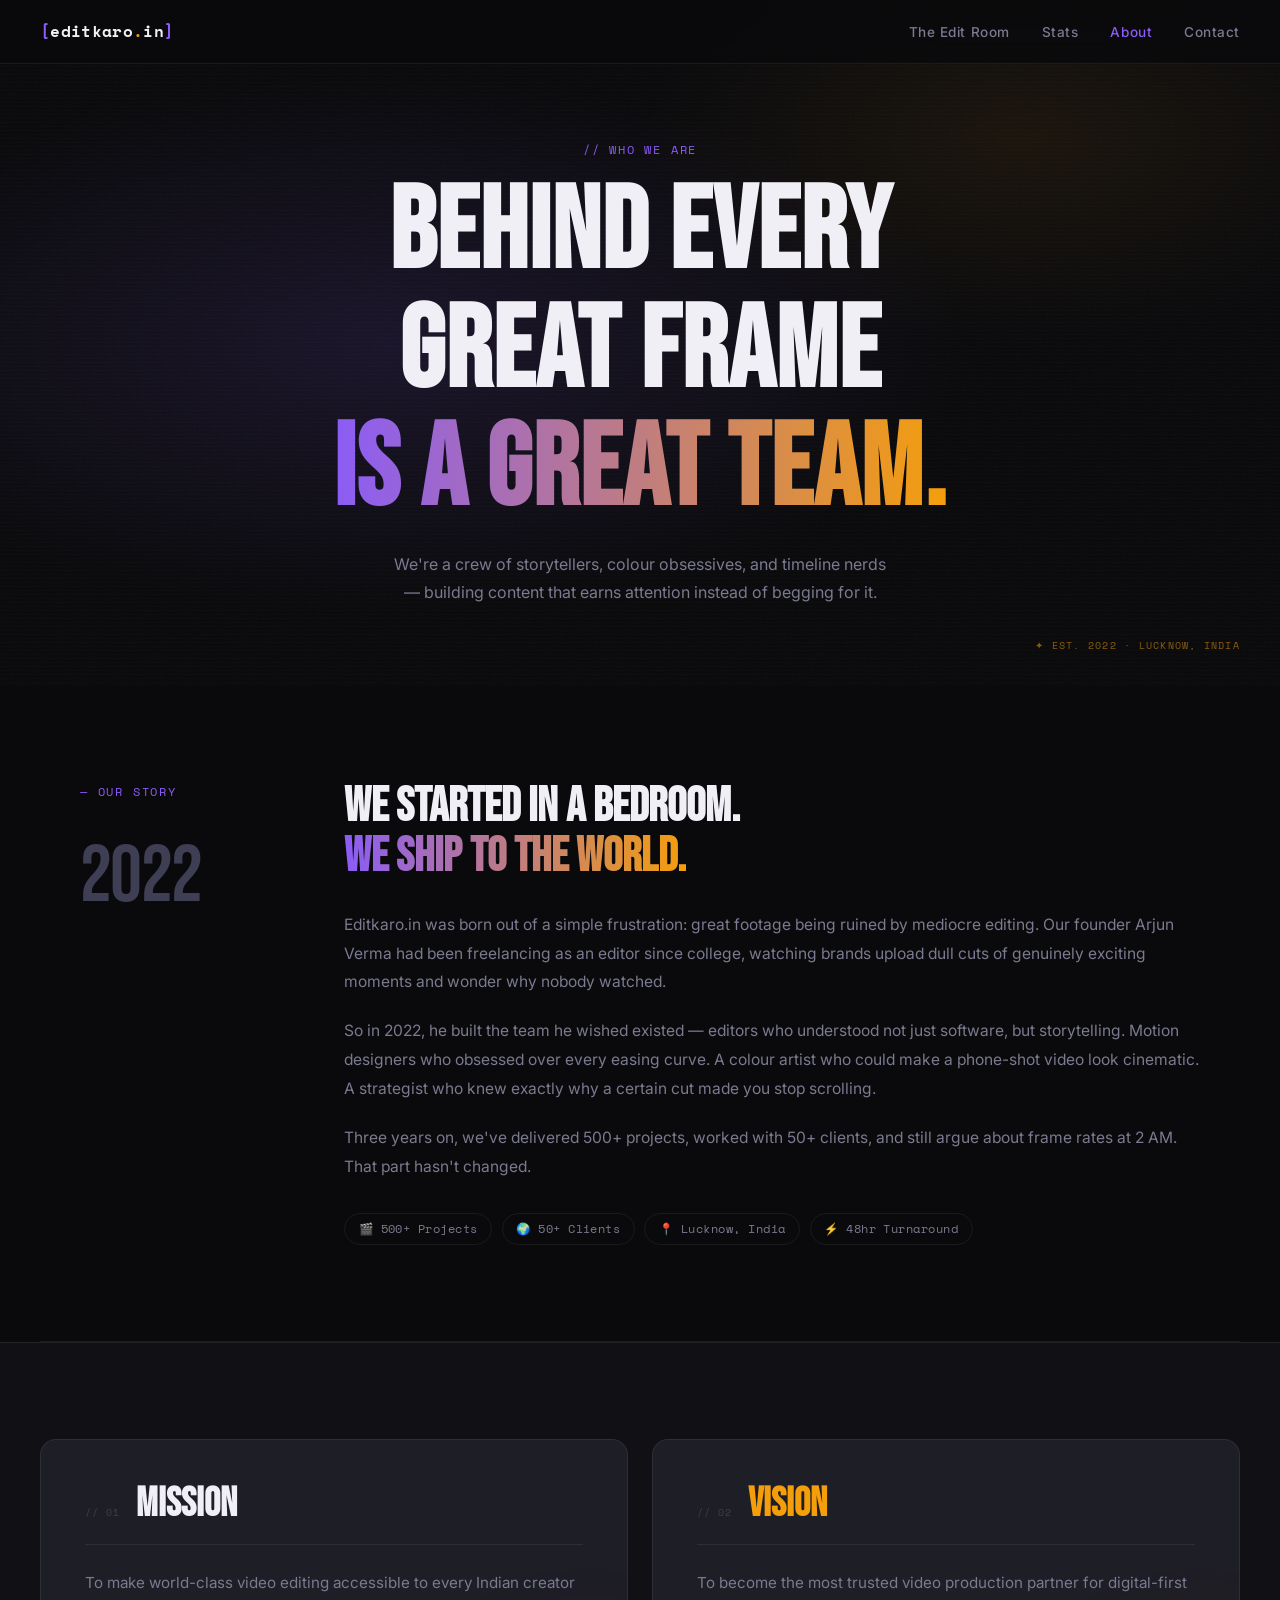
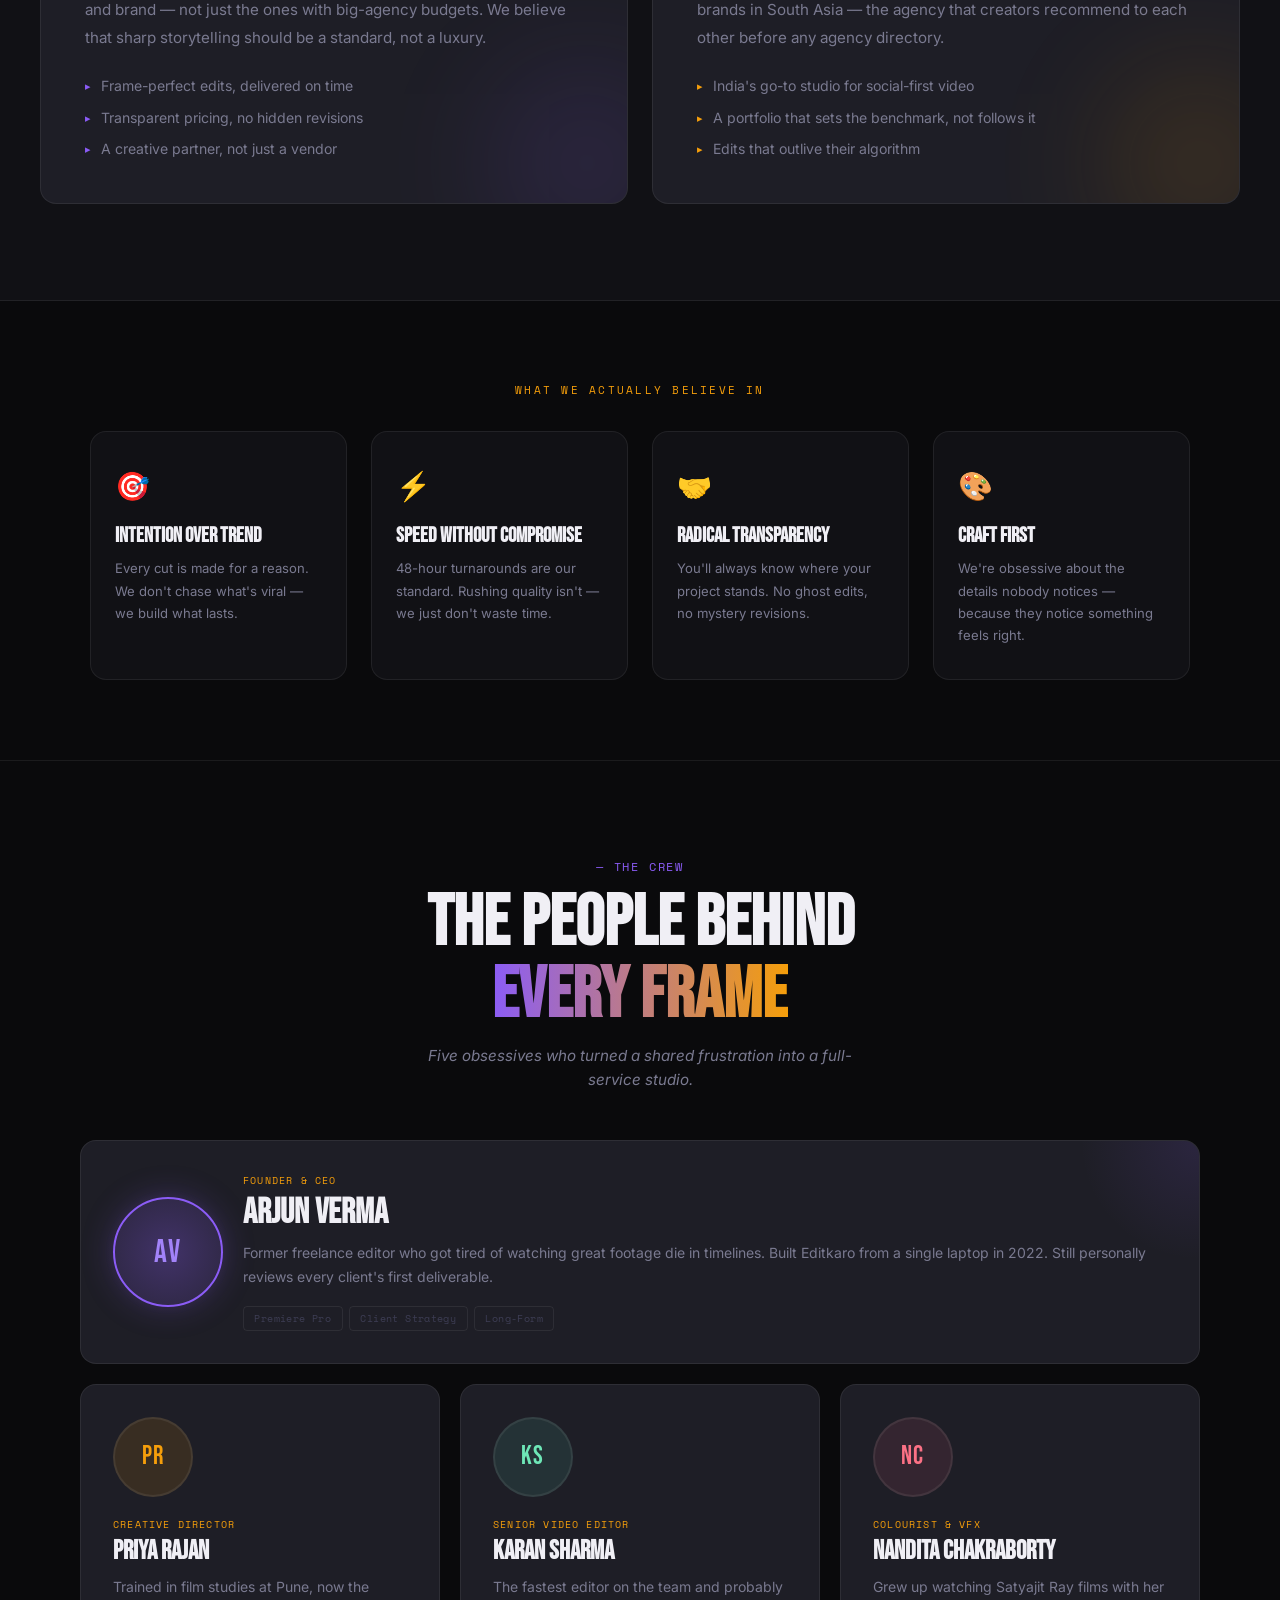
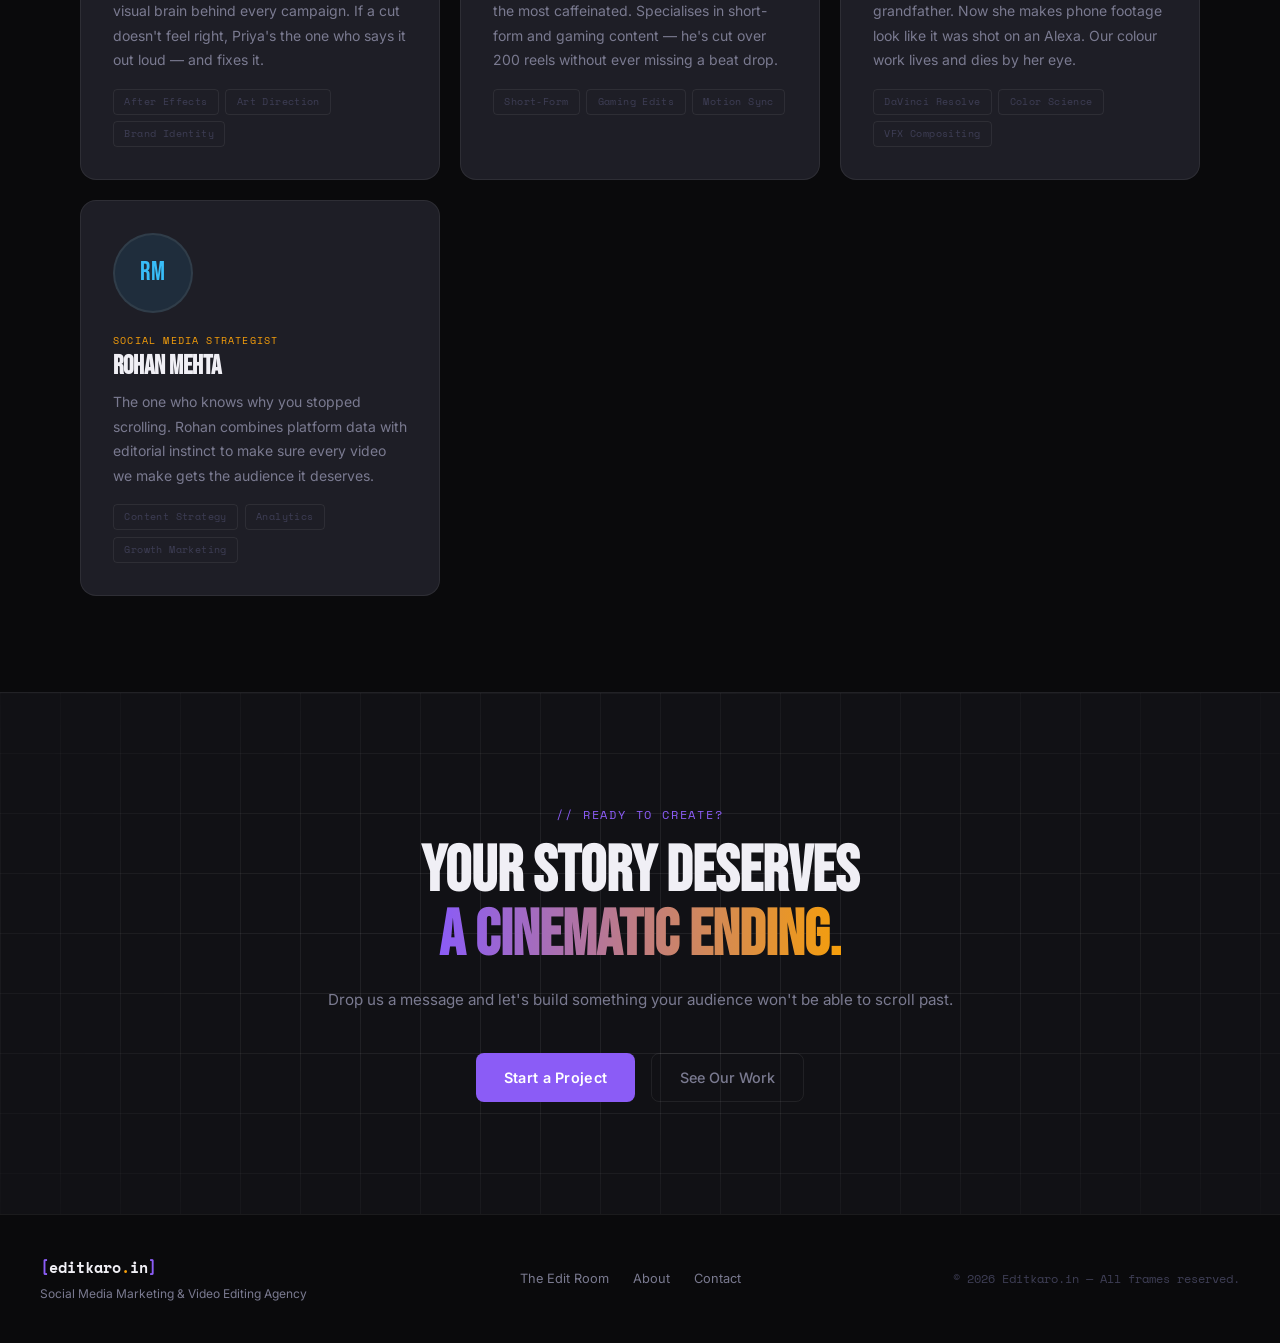
<file: about.html>
<!DOCTYPE html>
<html lang="en">
<head>
  <meta charset="UTF-8" />
  <meta name="viewport" content="width=device-width, initial-scale=1.0"/>

  <!-- SEO META TAGS -->
  <title>About Us — Editkaro.in | Video Editing & Social Media Agency</title>
  <meta name="description" content="Meet the team behind Editkaro.in — a cinematic video editing and social media marketing agency crafting frame-perfect content for brands and creators across India."/>
  <meta name="keywords" content="video editing agency India, social media marketing, Editkaro, about us, video editors India"/>
  <meta name="author" content="Editkaro.in"/>
  <meta name="robots" content="index, follow"/>
  <link rel="canonical" href="https://editkaro.in/about.html"/>

  <!-- Open Graph -->
  <meta property="og:type"        content="website"/>
  <meta property="og:url"         content="https://editkaro.in/about.html"/>
  <meta property="og:title"       content="About Us — Editkaro.in"/>
  <meta property="og:description" content="We don't just edit videos — we engineer emotions, frame by frame. Meet the crew."/>
  <meta property="og:image"       content="https://editkaro.in/assets/og-cover.jpg"/>

  <!-- Twitter Card -->
  <meta name="twitter:card"        content="summary_large_image"/>
  <meta name="twitter:title"       content="About Us — Editkaro.in"/>
  <meta name="twitter:description" content="We don't just edit videos — we engineer emotions, frame by frame."/>

  <link rel="stylesheet" href="style.css"/>
  <link rel="stylesheet" href="about.css"/>
  <link href="https://fonts.googleapis.com/css2?family=Bebas+Neue&family=Inter:wght@300;400;500;600&family=Space+Mono:wght@400;700&display=swap" rel="stylesheet"/>
</head>
<body>

  <!-- NAV -->
  <nav class="navbar">
    <a href="index.html" class="nav-logo">
      <span class="logo-bracket">[</span>editkaro<span class="logo-dot">.</span>in<span class="logo-bracket">]</span>
    </a>
    <ul class="nav-links">
      <li><a href="index.html#work">The Edit Room</a></li>
      <li><a href="index.html#stats">Stats</a></li>
      <li><a href="about.html" class="nav-active">About</a></li>
      <li><a href="contact.html">Contact</a></li>
    </ul>
    <button class="hamburger" id="hamburger" aria-label="Menu" aria-expanded="false">
      <span></span><span></span><span></span>
    </button>
  </nav>

  <!-- MOBILE MENU -->
  <div class="mobile-menu" id="mobileMenu">
    <ul>
      <li><a href="index.html#work"    onclick="closeMobileMenu()">The Edit Room</a></li>
      <li><a href="index.html#stats"   onclick="closeMobileMenu()">Stats</a></li>
      <li><a href="about.html"         onclick="closeMobileMenu()">About</a></li>
      <li><a href="contact.html"       onclick="closeMobileMenu()">Contact</a></li>
      <li><a href="index.html#contact" onclick="closeMobileMenu()">Work With Us</a></li>
    </ul>
  </div>

  <!-- PAGE HERO -->
  <section class="page-hero">
    <div class="page-hero-noise"></div>
    <div class="page-hero-lines"></div>
    <div class="page-hero-content">
      <p class="hero-eyebrow">// who we are</p>
      <h1 class="page-hero-headline">
        <span>Behind Every</span>
        <span>Great Frame</span>
        <span class="accent-text">Is a Great Team.</span>
      </h1>
      <p class="page-hero-sub">We're a crew of storytellers, colour obsessives, and timeline nerds — building content that earns attention instead of begging for it.</p>
    </div>
    <div class="page-hero-tape">✦ EST. 2022 · LUCKNOW, INDIA</div>
  </section>

  <!-- ORIGIN STORY -->
  <section class="origin-section">
    <div class="origin-inner">
      <div class="origin-label-col">
        <span class="section-eyebrow">— our story</span>
        <div class="origin-year-stamp">2022</div>
      </div>
      <div class="origin-text-col">
        <h2 class="origin-heading">We started in a bedroom.<br/><span class="accent-text">We ship to the world.</span></h2>
        <p>Editkaro.in was born out of a simple frustration: great footage being ruined by mediocre editing. Our founder Arjun Verma had been freelancing as an editor since college, watching brands upload dull cuts of genuinely exciting moments and wonder why nobody watched.</p>
        <p>So in 2022, he built the team he wished existed — editors who understood not just software, but storytelling. Motion designers who obsessed over every easing curve. A colour artist who could make a phone-shot video look cinematic. A strategist who knew exactly why a certain cut made you stop scrolling.</p>
        <p>Three years on, we've delivered 500+ projects, worked with 50+ clients, and still argue about frame rates at 2 AM. That part hasn't changed.</p>
        <div class="origin-badges">
          <span class="origin-badge">🎬 500+ Projects</span>
          <span class="origin-badge">🌍 50+ Clients</span>
          <span class="origin-badge">📍 Lucknow, India</span>
          <span class="origin-badge">⚡ 48hr Turnaround</span>
        </div>
      </div>
    </div>
  </section>

  <!-- MISSION & VISION -->
  <section class="mv-section">
    <div class="mv-inner">

      <div class="mv-card mv-card--mission">
        <div class="mv-card-header">
          <span class="mv-tag">// 01</span>
          <h2 class="mv-heading">Mission</h2>
        </div>
        <div class="mv-card-divider"></div>
        <p class="mv-body">To make world-class video editing accessible to every Indian creator and brand — not just the ones with big-agency budgets. We believe that sharp storytelling should be a standard, not a luxury.</p>
        <ul class="mv-list">
          <li><span class="mv-bullet">▸</span> Frame-perfect edits, delivered on time</li>
          <li><span class="mv-bullet">▸</span> Transparent pricing, no hidden revisions</li>
          <li><span class="mv-bullet">▸</span> A creative partner, not just a vendor</li>
        </ul>
        <div class="mv-glow mv-glow--purple"></div>
      </div>

      <div class="mv-card mv-card--vision">
        <div class="mv-card-header">
          <span class="mv-tag">// 02</span>
          <h2 class="mv-heading">Vision</h2>
        </div>
        <div class="mv-card-divider"></div>
        <p class="mv-body">To become the most trusted video production partner for digital-first brands in South Asia — the agency that creators recommend to each other before any agency directory.</p>
        <ul class="mv-list">
          <li><span class="mv-bullet">▸</span> India's go-to studio for social-first video</li>
          <li><span class="mv-bullet">▸</span> A portfolio that sets the benchmark, not follows it</li>
          <li><span class="mv-bullet">▸</span> Edits that outlive their algorithm</li>
        </ul>
        <div class="mv-glow mv-glow--amber"></div>
      </div>

    </div>
  </section>

  <!-- VALUES STRIP -->
  <section class="values-section">
    <p class="stats-label">What We Actually Believe In</p>
    <div class="values-grid">
      <div class="value-item">
        <span class="value-icon">🎯</span>
        <h3 class="value-title">Intention Over Trend</h3>
        <p class="value-desc">Every cut is made for a reason. We don't chase what's viral — we build what lasts.</p>
      </div>
      <div class="value-item">
        <span class="value-icon">⚡</span>
        <h3 class="value-title">Speed Without Compromise</h3>
        <p class="value-desc">48-hour turnarounds are our standard. Rushing quality isn't — we just don't waste time.</p>
      </div>
      <div class="value-item">
        <span class="value-icon">🤝</span>
        <h3 class="value-title">Radical Transparency</h3>
        <p class="value-desc">You'll always know where your project stands. No ghost edits, no mystery revisions.</p>
      </div>
      <div class="value-item">
        <span class="value-icon">🎨</span>
        <h3 class="value-title">Craft First</h3>
        <p class="value-desc">We're obsessive about the details nobody notices — because they notice something feels right.</p>
      </div>
    </div>
  </section>

  <!-- TEAM SECTION -->
  <section class="team-section" id="team">
    <div class="section-header">
      <p class="section-eyebrow">— the crew</p>
      <h2 class="section-title">The People Behind<br/><span class="accent-text">Every Frame</span></h2>
      <p class="section-sub">Five obsessives who turned a shared frustration into a full-service studio.</p>
    </div>

    <div class="team-grid">

      <!-- Member 1 -->
      <div class="team-card team-card--featured">
        <div class="team-avatar">
          <div class="avatar-placeholder avatar-1">
            <span class="avatar-initials">AV</span>
          </div>
          <div class="team-avatar-glow"></div>
        </div>
        <div class="team-info">
          <div class="team-role-tag">Founder & CEO</div>
          <h3 class="team-name">Arjun Verma</h3>
          <p class="team-bio">Former freelance editor who got tired of watching great footage die in timelines. Built Editkaro from a single laptop in 2022. Still personally reviews every client's first deliverable.</p>
          <div class="team-skills">
            <span>Premiere Pro</span>
            <span>Client Strategy</span>
            <span>Long-Form</span>
          </div>
        </div>
      </div>

      <!-- Member 2 -->
      <div class="team-card">
        <div class="team-avatar">
          <div class="avatar-placeholder avatar-2">
            <span class="avatar-initials">PR</span>
          </div>
        </div>
        <div class="team-info">
          <div class="team-role-tag">Creative Director</div>
          <h3 class="team-name">Priya Rajan</h3>
          <p class="team-bio">Trained in film studies at Pune, now the visual brain behind every campaign. If a cut doesn't feel right, Priya's the one who says it out loud — and fixes it.</p>
          <div class="team-skills">
            <span>After Effects</span>
            <span>Art Direction</span>
            <span>Brand Identity</span>
          </div>
        </div>
      </div>

      <!-- Member 3 -->
      <div class="team-card">
        <div class="team-avatar">
          <div class="avatar-placeholder avatar-3">
            <span class="avatar-initials">KS</span>
          </div>
        </div>
        <div class="team-info">
          <div class="team-role-tag">Senior Video Editor</div>
          <h3 class="team-name">Karan Sharma</h3>
          <p class="team-bio">The fastest editor on the team and probably the most caffeinated. Specialises in short-form and gaming content — he's cut over 200 reels without ever missing a beat drop.</p>
          <div class="team-skills">
            <span>Short-Form</span>
            <span>Gaming Edits</span>
            <span>Motion Sync</span>
          </div>
        </div>
      </div>

      <!-- Member 4 -->
      <div class="team-card">
        <div class="team-avatar">
          <div class="avatar-placeholder avatar-4">
            <span class="avatar-initials">NC</span>
          </div>
        </div>
        <div class="team-info">
          <div class="team-role-tag">Colourist & VFX</div>
          <h3 class="team-name">Nandita Chakraborty</h3>
          <p class="team-bio">Grew up watching Satyajit Ray films with her grandfather. Now she makes phone footage look like it was shot on an Alexa. Our colour work lives and dies by her eye.</p>
          <div class="team-skills">
            <span>DaVinci Resolve</span>
            <span>Color Science</span>
            <span>VFX Compositing</span>
          </div>
        </div>
      </div>

      <!-- Member 5 -->
      <div class="team-card">
        <div class="team-avatar">
          <div class="avatar-placeholder avatar-5">
            <span class="avatar-initials">RM</span>
          </div>
        </div>
        <div class="team-info">
          <div class="team-role-tag">Social Media Strategist</div>
          <h3 class="team-name">Rohan Mehta</h3>
          <p class="team-bio">The one who knows why you stopped scrolling. Rohan combines platform data with editorial instinct to make sure every video we make gets the audience it deserves.</p>
          <div class="team-skills">
            <span>Content Strategy</span>
            <span>Analytics</span>
            <span>Growth Marketing</span>
          </div>
        </div>
      </div>

    </div>
  </section>

  <!-- CTA STRIP -->
  <section class="cta-section" id="contact">
    <div class="cta-inner">
      <p class="cta-eyebrow">// ready to create?</p>
      <h2 class="cta-title">Your story deserves<br/><span class="accent-text">a cinematic ending.</span></h2>
      <p class="cta-sub">Drop us a message and let's build something your audience won't be able to scroll past.</p>
      <div class="cta-actions">
        <a href="contact.html" class="btn-primary">Start a Project</a>
        <a href="index.html#work" class="btn-ghost">See Our Work</a>
      </div>
    </div>
    <div class="cta-grid-bg"></div>
  </section>

  <!-- FOOTER -->
  <footer class="footer">
    <div class="footer-inner">
      <div class="footer-brand">
        <span class="footer-logo">
          <span class="logo-bracket">[</span>editkaro<span class="logo-dot">.</span>in<span class="logo-bracket">]</span>
        </span>
        <p>Social Media Marketing & Video Editing Agency</p>
      </div>
      <div class="footer-links">
        <a href="index.html#work">The Edit Room</a>
        <a href="about.html">About</a>
        <a href="contact.html">Contact</a>
      </div>
      <div class="footer-copy">
        <p>© 2026 Editkaro.in — All frames reserved.</p>
      </div>
    </div>
  </footer>

  <script src="about.js"></script>
</body>
</html>
</file>
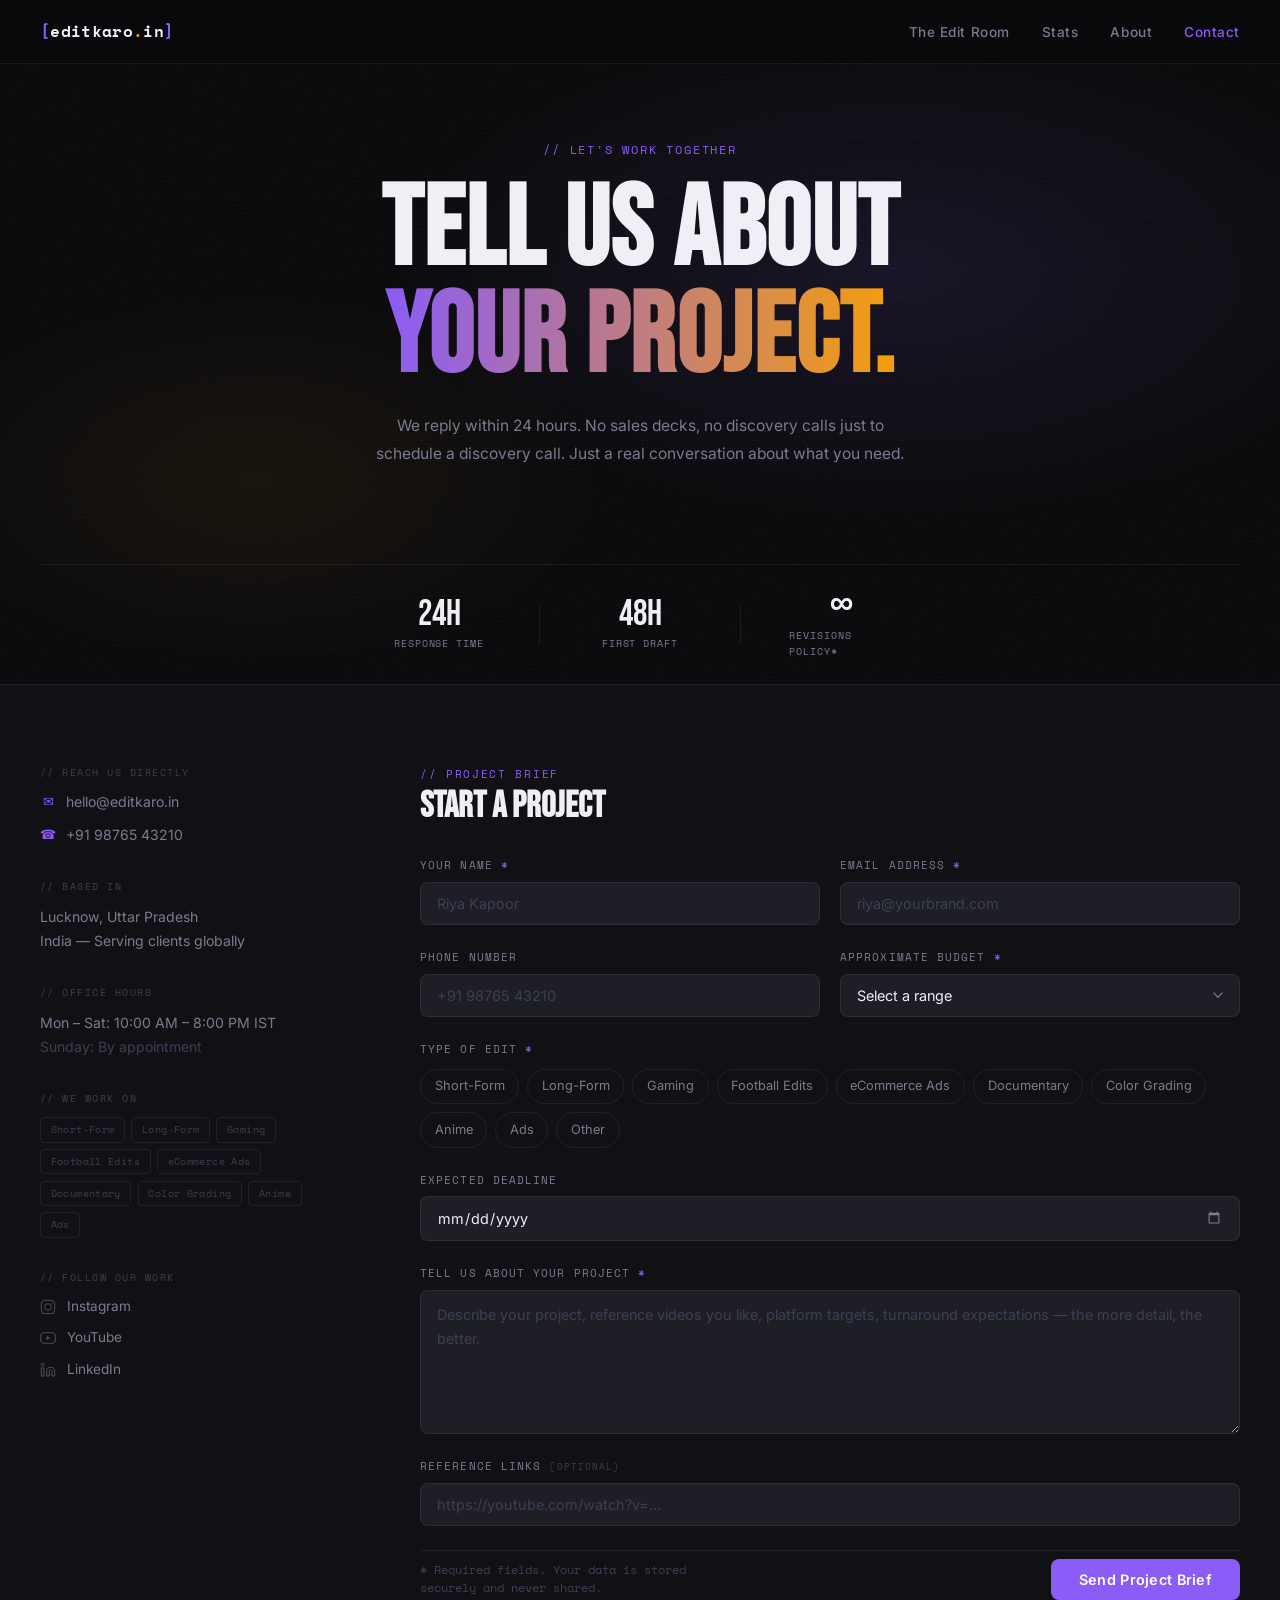
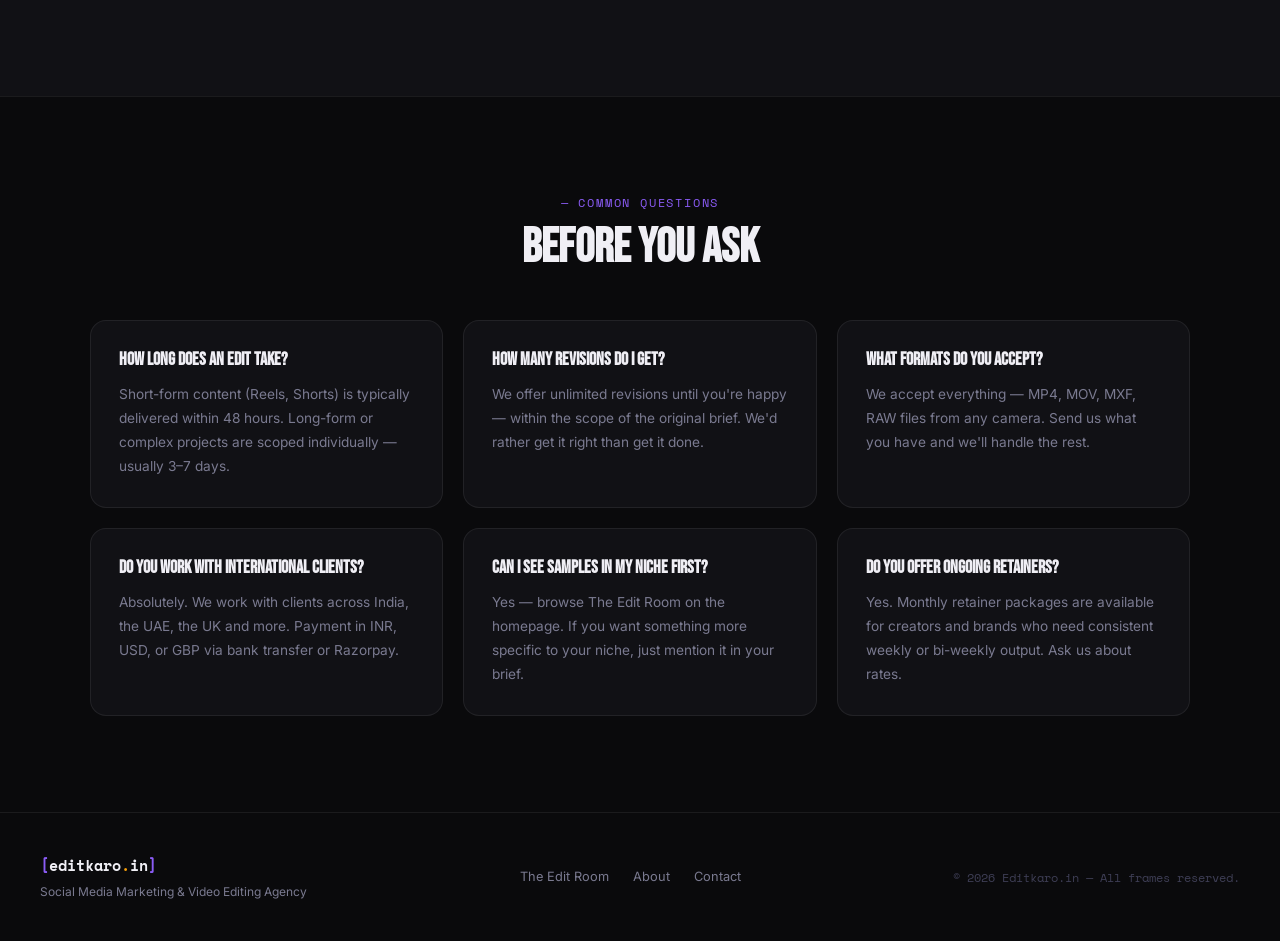
<file: contact.html>
<!DOCTYPE html>
<html lang="en">
<head>
  <meta charset="UTF-8" />
  <meta name="viewport" content="width=device-width, initial-scale=1.0"/>

  <!-- SEO META TAGS -->
  <title>Contact Us — Editkaro.in | Start Your Video Project</title>
  <meta name="description" content="Get in touch with Editkaro.in to start your next video editing or social media project. Based in Lucknow, serving clients across India and globally."/>
  <meta name="keywords" content="contact Editkaro, hire video editor India, video editing quote, social media agency contact"/>
  <meta name="author" content="Editkaro.in"/>
  <meta name="robots" content="index, follow"/>
  <link rel="canonical" href="https://editkaro.in/contact.html"/>

  <!-- Open Graph -->
  <meta property="og:type"        content="website"/>
  <meta property="og:url"         content="https://editkaro.in/contact.html"/>
  <meta property="og:title"       content="Contact Editkaro.in — Let's Build Something"/>
  <meta property="og:description" content="Tell us about your project. We'll respond within 24 hours."/>
  <meta property="og:image"       content="https://editkaro.in/assets/og-cover.jpg"/>

  <!-- Twitter Card -->
  <meta name="twitter:card"        content="summary_large_image"/>
  <meta name="twitter:title"       content="Contact Editkaro.in"/>
  <meta name="twitter:description" content="Tell us about your project. We'll respond within 24 hours."/>

  <link rel="stylesheet" href="style.css"/>
  <link rel="stylesheet" href="contact.css"/>
  <link href="https://fonts.googleapis.com/css2?family=Bebas+Neue&family=Inter:wght@300;400;500;600&family=Space+Mono:wght@400;700&display=swap" rel="stylesheet"/>
</head>
<body>

  <!-- NAV -->
  <nav class="navbar">
    <a href="index.html" class="nav-logo">
      <span class="logo-bracket">[</span>editkaro<span class="logo-dot">.</span>in<span class="logo-bracket">]</span>
    </a>
    <ul class="nav-links">
      <li><a href="index.html#work">The Edit Room</a></li>
      <li><a href="index.html#stats">Stats</a></li>
      <li><a href="about.html">About</a></li>
      <li><a href="contact.html" class="nav-active">Contact</a></li>
    </ul>
    <button class="hamburger" id="hamburger" aria-label="Menu" aria-expanded="false">
      <span></span><span></span><span></span>
    </button>
  </nav>

  <!-- MOBILE MENU -->
  <div class="mobile-menu" id="mobileMenu">
    <ul>
      <li><a href="index.html#work"  onclick="closeMobileMenu()">The Edit Room</a></li>
      <li><a href="index.html#stats" onclick="closeMobileMenu()">Stats</a></li>
      <li><a href="about.html"       onclick="closeMobileMenu()">About</a></li>
      <li><a href="contact.html"     onclick="closeMobileMenu()">Contact</a></li>
    </ul>
  </div>

  <!-- PAGE HERO -->
  <section class="contact-hero">
    <div class="page-hero-noise"></div>
    <div class="page-hero-lines"></div>
    <div class="contact-hero-content">
      <p class="hero-eyebrow">// let's work together</p>
      <h1 class="contact-hero-headline">
        Tell Us About<br/>
        <span class="accent-text">Your Project.</span>
      </h1>
      <p class="contact-hero-sub">We reply within 24 hours. No sales decks, no discovery calls just to schedule a discovery call. Just a real conversation about what you need.</p>
    </div>
    <div class="contact-hero-stat-strip">
      <div class="contact-stat"><span class="contact-stat-num">24h</span><span class="contact-stat-label">Response Time</span></div>
      <div class="contact-stat-div"></div>
      <div class="contact-stat"><span class="contact-stat-num">48h</span><span class="contact-stat-label">First Draft</span></div>
      <div class="contact-stat-div"></div>
      <div class="contact-stat"><span class="contact-stat-num">∞</span><span class="contact-stat-label">Revisions Policy*</span></div>
    </div>
  </section>

  <!-- MAIN CONTACT LAYOUT -->
  <section class="contact-section">
    <div class="contact-inner">

      <!-- LEFT: Info Panel -->
      <aside class="contact-info">

        <div class="contact-info-block">
          <span class="contact-info-label">// reach us directly</span>
          <a href="mailto:hello@editkaro.in" class="contact-info-link">
            <span class="contact-info-icon">✉</span>
            hello@editkaro.in
          </a>
          <a href="tel:+919876543210" class="contact-info-link">
            <span class="contact-info-icon">☎</span>
            +91 98765 43210
          </a>
        </div>

        <div class="contact-info-block">
          <span class="contact-info-label">// based in</span>
          <p class="contact-info-text">
            Lucknow, Uttar Pradesh<br/>
            India — Serving clients globally
          </p>
        </div>

        <div class="contact-info-block">
          <span class="contact-info-label">// office hours</span>
          <p class="contact-info-text">
            Mon – Sat: 10:00 AM – 8:00 PM IST<br/>
            <span style="color: var(--text-dim)">Sunday: By appointment</span>
          </p>
        </div>

        <div class="contact-info-block">
          <span class="contact-info-label">// we work on</span>
          <div class="contact-tags">
            <span>Short-Form</span>
            <span>Long-Form</span>
            <span>Gaming</span>
            <span>Football Edits</span>
            <span>eCommerce Ads</span>
            <span>Documentary</span>
            <span>Color Grading</span>
            <span>Anime</span>
            <span>Ads</span>
          </div>
        </div>

        <div class="contact-info-block">
          <span class="contact-info-label">// follow our work</span>
          <div class="contact-socials">
            <a href="#" class="social-link" aria-label="Instagram">
              <svg viewBox="0 0 24 24" fill="none" stroke="currentColor" stroke-width="1.5"><rect x="2" y="2" width="20" height="20" rx="5"/><circle cx="12" cy="12" r="5"/><circle cx="17.5" cy="6.5" r="1" fill="currentColor" stroke="none"/></svg>
              Instagram
            </a>
            <a href="#" class="social-link" aria-label="YouTube">
              <svg viewBox="0 0 24 24" fill="none" stroke="currentColor" stroke-width="1.5"><path d="M22.54 6.42a2.78 2.78 0 0 0-1.95-1.97C18.88 4 12 4 12 4s-6.88 0-8.59.45A2.78 2.78 0 0 0 1.46 6.42 29 29 0 0 0 1 12a29 29 0 0 0 .46 5.58 2.78 2.78 0 0 0 1.95 1.97C5.12 20 12 20 12 20s6.88 0 8.59-.45a2.78 2.78 0 0 0 1.95-1.97A29 29 0 0 0 23 12a29 29 0 0 0-.46-5.58z"/><polygon points="9.75 15.02 15.5 12 9.75 8.98 9.75 15.02" fill="currentColor" stroke="none"/></svg>
              YouTube
            </a>
            <a href="#" class="social-link" aria-label="LinkedIn">
              <svg viewBox="0 0 24 24" fill="none" stroke="currentColor" stroke-width="1.5"><path d="M16 8a6 6 0 0 1 6 6v7h-4v-7a2 2 0 0 0-2-2 2 2 0 0 0-2 2v7h-4v-7a6 6 0 0 1 6-6z"/><rect x="2" y="9" width="4" height="12"/><circle cx="4" cy="4" r="2"/></svg>
              LinkedIn
            </a>
          </div>
        </div>

      </aside>

      <!-- RIGHT: Contact Form -->
      <div class="contact-form-wrap">
        <div class="contact-form-header">
          <p class="contact-form-eyebrow">// project brief</p>
          <h2 class="contact-form-title">Start a Project</h2>
        </div>

        <!-- SUCCESS STATE (hidden by default) -->
        <div class="form-success" id="formSuccess">
          <div class="form-success-icon">✦</div>
          <h3>Message received.</h3>
          <p>We'll be in your inbox within 24 hours. Get ready to make something great.</p>
          <button class="btn-ghost" id="formReset">Send Another</button>
        </div>

        <!-- THE FORM -->
        <form class="contact-form" id="contactForm" novalidate>

          <div class="form-row form-row--2">
            <div class="form-group">
              <label class="form-label" for="cf-name">Your Name <span class="form-required">*</span></label>
              <input class="form-input" type="text" id="cf-name" name="name" placeholder="Riya Kapoor" required autocomplete="name"/>
              <span class="form-error" id="error-name">Please enter your name.</span>
            </div>
            <div class="form-group">
              <label class="form-label" for="cf-email">Email Address <span class="form-required">*</span></label>
              <input class="form-input" type="email" id="cf-email" name="email" placeholder="riya@yourbrand.com" required autocomplete="email"/>
              <span class="form-error" id="error-email">Please enter a valid email.</span>
            </div>
          </div>

          <div class="form-row form-row--2">
            <div class="form-group">
              <label class="form-label" for="cf-phone">Phone Number</label>
              <input class="form-input" type="tel" id="cf-phone" name="phone" placeholder="+91 98765 43210" autocomplete="tel"/>
            </div>
            <div class="form-group">
              <label class="form-label" for="cf-budget">Approximate Budget <span class="form-required">*</span></label>
              <select class="form-input form-select" id="cf-budget" name="budget" required>
                <option value="" disabled selected>Select a range</option>
                <option value="Under ₹5,000">Under ₹5,000</option>
                <option value="₹5,000 – ₹15,000">₹5,000 – ₹15,000</option>
                <option value="₹15,000 – ₹50,000">₹15,000 – ₹50,000</option>
                <option value="₹50,000+">₹50,000+</option>
                <option value="Let's discuss">Let's discuss</option>
              </select>
              <span class="form-error" id="error-budget">Please select a budget range.</span>
            </div>
          </div>

          <div class="form-group">
            <label class="form-label">Type of Edit <span class="form-required">*</span></label>
            <div class="form-checkbox-grid" id="editTypes">
              <label class="form-checkbox"><input type="checkbox" name="editType" value="Short-Form"/><span>Short-Form</span></label>
              <label class="form-checkbox"><input type="checkbox" name="editType" value="Long-Form"/><span>Long-Form</span></label>
              <label class="form-checkbox"><input type="checkbox" name="editType" value="Gaming"/><span>Gaming</span></label>
              <label class="form-checkbox"><input type="checkbox" name="editType" value="Football Edits"/><span>Football Edits</span></label>
              <label class="form-checkbox"><input type="checkbox" name="editType" value="eCommerce Ads"/><span>eCommerce Ads</span></label>
              <label class="form-checkbox"><input type="checkbox" name="editType" value="Documentary"/><span>Documentary</span></label>
              <label class="form-checkbox"><input type="checkbox" name="editType" value="Color Grading"/><span>Color Grading</span></label>
              <label class="form-checkbox"><input type="checkbox" name="editType" value="Anime"/><span>Anime</span></label>
              <label class="form-checkbox"><input type="checkbox" name="editType" value="Ads"/><span>Ads</span></label>
              <label class="form-checkbox"><input type="checkbox" name="editType" value="Other"/><span>Other</span></label>
            </div>
            <span class="form-error" id="error-editType">Please select at least one edit type.</span>
          </div>

          <div class="form-group">
            <label class="form-label" for="cf-deadline">Expected Deadline</label>
            <input class="form-input" type="date" id="cf-deadline" name="deadline"/>
          </div>

          <div class="form-group">
            <label class="form-label" for="cf-message">Tell Us About Your Project <span class="form-required">*</span></label>
            <textarea class="form-input form-textarea" id="cf-message" name="message" rows="5" placeholder="Describe your project, reference videos you like, platform targets, turnaround expectations — the more detail, the better." required></textarea>
            <span class="form-error" id="error-message">Please describe your project.</span>
          </div>

          <div class="form-group">
            <label class="form-label" for="cf-ref">Reference Links <span class="form-hint">(optional)</span></label>
            <input class="form-input" type="url" id="cf-ref" name="referenceLinks" placeholder="https://youtube.com/watch?v=..."/>
          </div>

          <div class="form-footer">
            <p class="form-note">* Required fields. Your data is stored securely and never shared.</p>
            <button type="submit" class="btn-primary form-submit" id="formSubmitBtn">
              <span class="submit-text">Send Project Brief</span>
              <span class="submit-loader" id="submitLoader" aria-hidden="true">
                <svg class="spin" viewBox="0 0 24 24" fill="none" stroke="currentColor" stroke-width="2"><circle cx="12" cy="12" r="10" stroke-dasharray="40" stroke-dashoffset="10"/></svg>
              </span>
            </button>
          </div>

        </form>
      </div>

    </div>
  </section>

  <!-- FAQ STRIP -->
  <section class="faq-section">
    <div class="faq-inner">
      <div class="section-header">
        <p class="section-eyebrow">— common questions</p>
        <h2 class="section-title" style="font-size: clamp(2rem,4vw,3rem);">Before You Ask</h2>
      </div>
      <div class="faq-grid">
        <div class="faq-item">
          <h3 class="faq-q">How long does an edit take?</h3>
          <p class="faq-a">Short-form content (Reels, Shorts) is typically delivered within 48 hours. Long-form or complex projects are scoped individually — usually 3–7 days.</p>
        </div>
        <div class="faq-item">
          <h3 class="faq-q">How many revisions do I get?</h3>
          <p class="faq-a">We offer unlimited revisions until you're happy — within the scope of the original brief. We'd rather get it right than get it done.</p>
        </div>
        <div class="faq-item">
          <h3 class="faq-q">What formats do you accept?</h3>
          <p class="faq-a">We accept everything — MP4, MOV, MXF, RAW files from any camera. Send us what you have and we'll handle the rest.</p>
        </div>
        <div class="faq-item">
          <h3 class="faq-q">Do you work with international clients?</h3>
          <p class="faq-a">Absolutely. We work with clients across India, the UAE, the UK and more. Payment in INR, USD, or GBP via bank transfer or Razorpay.</p>
        </div>
        <div class="faq-item">
          <h3 class="faq-q">Can I see samples in my niche first?</h3>
          <p class="faq-a">Yes — browse The Edit Room on the homepage. If you want something more specific to your niche, just mention it in your brief.</p>
        </div>
        <div class="faq-item">
          <h3 class="faq-q">Do you offer ongoing retainers?</h3>
          <p class="faq-a">Yes. Monthly retainer packages are available for creators and brands who need consistent weekly or bi-weekly output. Ask us about rates.</p>
        </div>
      </div>
    </div>
  </section>

  <!-- FOOTER -->
  <footer class="footer">
    <div class="footer-inner">
      <div class="footer-brand">
        <span class="footer-logo">
          <span class="logo-bracket">[</span>editkaro<span class="logo-dot">.</span>in<span class="logo-bracket">]</span>
        </span>
        <p>Social Media Marketing & Video Editing Agency</p>
      </div>
      <div class="footer-links">
        <a href="index.html#work">The Edit Room</a>
        <a href="about.html">About</a>
        <a href="contact.html">Contact</a>
      </div>
      <div class="footer-copy">
        <p>© 2026 Editkaro.in — All frames reserved.</p>
      </div>
    </div>
  </footer>

  <script src="contact.js"></script>
</body>
</html>
</file>
<file: style.css>
/* ============================================
   EDITKARO.IN — PORTFOLIO CSS
   Theme: Cinematic Dark · Electric Violet + Amber
   ============================================ */

/* --- TOKENS --- */
:root {
  --bg:         #0a0a0c;
  --bg-2:       #111115;
  --bg-3:       #18181e;
  --surface:    #1e1e26;
  --border:     rgba(255,255,255,0.07);
  --text:       #f0eff5;
  --text-muted: #7a7a90;
  --text-dim:   #3e3e55;
  --accent:     #8b5cf6;
  --accent-2:   #a78bfa;
  --amber:      #f59e0b;
  --amber-dim:  rgba(245,158,11,0.15);
  --glow:       rgba(139,92,246,0.3);
  --font-display: 'Bebas Neue', sans-serif;
  --font-body:    'Inter', sans-serif;
  --font-mono:    'Space Mono', monospace;
  --radius:     8px;
  --radius-lg:  16px;
  --transition: 0.3s cubic-bezier(0.4, 0, 0.2, 1);
}

/* --- RESET --- */
*, *::before, *::after { box-sizing: border-box; margin: 0; padding: 0; }
html { scroll-behavior: smooth; }
body {
  background: var(--bg);
  color: var(--text);
  font-family: var(--font-body);
  font-size: 16px;
  line-height: 1.6;
  overflow-x: hidden;
}
img { display: block; max-width: 100%; }
a { text-decoration: none; color: inherit; }
ul { list-style: none; }
button { cursor: pointer; border: none; background: none; font-family: inherit; }

/* --- SCROLLBAR --- */
::-webkit-scrollbar { width: 5px; }
::-webkit-scrollbar-track { background: var(--bg); }
::-webkit-scrollbar-thumb { background: var(--accent); border-radius: 99px; }

/* ============================================
   DISCLAIMER BANNER
   ============================================ */
.disclaimer-bar {
  position: relative;
  z-index: 200;
  background: rgba(245, 158, 11, 0.1);
  border-bottom: 1px solid rgba(245, 158, 11, 0.3);
  padding: 0.65rem 1.5rem;
  display: flex;
  align-items: center;
  justify-content: space-between;
  gap: 1rem;
  backdrop-filter: blur(8px);
}
.disclaimer-bar.hidden {
  display: none;
}
.disclaimer-inner {
  display: flex;
  align-items: flex-start;
  gap: 0.6rem;
  flex: 1;
}
.disclaimer-icon {
  font-size: 0.95rem;
  flex-shrink: 0;
  margin-top: 1px;
}
.disclaimer-bar p {
  font-size: 0.78rem;
  color: rgba(245, 158, 11, 0.9);
  line-height: 1.5;
}
.disclaimer-bar strong {
  color: var(--amber);
  font-weight: 600;
}
.disclaimer-close {
  flex-shrink: 0;
  width: 24px;
  height: 24px;
  border-radius: 50%;
  background: rgba(245, 158, 11, 0.15);
  color: var(--amber);
  font-size: 0.7rem;
  display: flex;
  align-items: center;
  justify-content: center;
  transition: background var(--transition);
  cursor: pointer;
  border: none;
}
.disclaimer-close:hover {
  background: rgba(245, 158, 11, 0.3);
}

/* ============================================
   NAVBAR
   ============================================ */
.navbar {
  position: fixed;
  top: 0; left: 0; right: 0;
  z-index: 100;
  display: flex;
  align-items: center;
  justify-content: space-between;
  padding: 0 2.5rem;
  height: 64px;
  background: rgba(10,10,12,0.85);
  backdrop-filter: blur(12px);
  border-bottom: 1px solid var(--border);
  transition: var(--transition);
}
.navbar.scrolled {
  background: rgba(10,10,12,0.97);
  border-bottom-color: rgba(139,92,246,0.2);
}

.nav-logo {
  font-family: var(--font-mono);
  font-size: 1rem;
  font-weight: 700;
  letter-spacing: 0.02em;
  color: var(--text);
}
.logo-bracket { color: var(--accent); }
.logo-dot { color: var(--amber); }

.nav-links {
  display: flex;
  align-items: center;
  gap: 2rem;
}
.nav-links a {
  font-size: 0.85rem;
  font-weight: 500;
  color: var(--text-muted);
  letter-spacing: 0.04em;
  transition: color var(--transition);
}
.nav-links a:hover { color: var(--text); }
.nav-cta {
  padding: 0.45rem 1.1rem;
  border: 1px solid var(--accent);
  border-radius: var(--radius);
  color: var(--accent) !important;
  font-size: 0.8rem !important;
  letter-spacing: 0.06em !important;
  text-transform: uppercase;
  transition: background var(--transition), color var(--transition) !important;
}
.nav-cta:hover {
  background: var(--accent) !important;
  color: var(--bg) !important;
}

.hamburger {
  display: none;
  flex-direction: column;
  gap: 5px;
  padding: 4px;
}
.hamburger span {
  display: block;
  width: 22px;
  height: 2px;
  background: var(--text);
  border-radius: 2px;
  transition: var(--transition);
}

/* --- MOBILE MENU --- */
.mobile-menu {
  display: none;
  position: fixed;
  top: 64px; left: 0; right: 0;
  z-index: 99;
  background: rgba(10,10,12,0.98);
  backdrop-filter: blur(16px);
  border-bottom: 1px solid var(--border);
  padding: 1.5rem 2rem;
}
.mobile-menu.open { display: block; }
.mobile-menu ul { display: flex; flex-direction: column; gap: 1.2rem; }
.mobile-menu a {
  font-size: 1.1rem;
  font-weight: 500;
  color: var(--text-muted);
  transition: color var(--transition);
}
.mobile-menu a:hover { color: var(--accent); }

/* ============================================
   BUTTONS
   ============================================ */
.btn-primary {
  display: inline-flex;
  align-items: center;
  gap: 0.5rem;
  padding: 0.75rem 1.75rem;
  background: var(--accent);
  color: #fff;
  border-radius: var(--radius);
  font-size: 0.9rem;
  font-weight: 600;
  letter-spacing: 0.02em;
  transition: background var(--transition), transform var(--transition), box-shadow var(--transition);
  box-shadow: 0 0 0 rgba(139,92,246,0);
}
.btn-primary:hover {
  background: var(--accent-2);
  transform: translateY(-2px);
  box-shadow: 0 8px 32px var(--glow);
}

.btn-ghost {
  display: inline-flex;
  align-items: center;
  padding: 0.75rem 1.75rem;
  border: 1px solid var(--border);
  color: var(--text-muted);
  border-radius: var(--radius);
  font-size: 0.9rem;
  font-weight: 500;
  transition: border-color var(--transition), color var(--transition), transform var(--transition);
}
.btn-ghost:hover {
  border-color: var(--text-muted);
  color: var(--text);
  transform: translateY(-2px);
}

/* ============================================
   HERO
   ============================================ */
.hero {
  position: relative;
  min-height: 100vh;
  display: flex;
  align-items: center;
  justify-content: center;
  overflow: hidden;
  padding: 120px 2.5rem 80px;
  background: radial-gradient(ellipse 80% 60% at 50% 0%, rgba(139,92,246,0.12) 0%, transparent 70%),
              radial-gradient(ellipse 50% 40% at 80% 80%, rgba(245,158,11,0.06) 0%, transparent 60%),
              var(--bg);
}

/* Film grain noise overlay */
.hero-noise {
  position: absolute;
  inset: 0;
  background-image: url("data:image/svg+xml,%3Csvg viewBox='0 0 256 256' xmlns='http://www.w3.org/2000/svg'%3E%3Cfilter id='noise'%3E%3CfeTurbulence type='fractalNoise' baseFrequency='0.9' numOctaves='4' stitchTiles='stitch'/%3E%3C/filter%3E%3Crect width='100%25' height='100%25' filter='url(%23noise)' opacity='0.04'/%3E%3C/svg%3E");
  opacity: 0.4;
  pointer-events: none;
}

/* Scan lines */
.hero-lines {
  position: absolute;
  inset: 0;
  background: repeating-linear-gradient(0deg, transparent, transparent 3px, rgba(255,255,255,0.012) 3px, rgba(255,255,255,0.012) 4px);
  pointer-events: none;
}

.hero-content {
  position: relative;
  z-index: 2;
  text-align: center;
  max-width: 820px;
}

.hero-eyebrow {
  font-family: var(--font-mono);
  font-size: 0.75rem;
  color: var(--accent);
  letter-spacing: 0.15em;
  text-transform: uppercase;
  margin-bottom: 1.5rem;
  opacity: 0;
  animation: fadeUp 0.8s ease 0.2s forwards;
}

.hero-headline {
  font-family: var(--font-display);
  font-size: clamp(4rem, 11vw, 9rem);
  line-height: 0.95;
  letter-spacing: 0.01em;
  text-transform: uppercase;
  margin-bottom: 1.5rem;
  display: flex;
  flex-direction: column;
  gap: 0.1em;
}

.hero-headline .line-1,
.hero-headline .line-2 {
  opacity: 0;
  animation: fadeUp 0.9s ease forwards;
}
.hero-headline .line-1 { animation-delay: 0.4s; }
.hero-headline .line-2 { animation-delay: 0.55s; }

.hero-headline .line-3 {
  opacity: 0;
  animation: fadeUp 0.9s ease 0.7s forwards;
}

.accent-text {
  background: linear-gradient(90deg, var(--accent) 0%, var(--amber) 100%);
  -webkit-background-clip: text;
  -webkit-text-fill-color: transparent;
  background-clip: text;
}

.hero-sub {
  font-size: 1.05rem;
  color: var(--text-muted);
  max-width: 520px;
  margin: 0 auto 2.5rem;
  line-height: 1.7;
  opacity: 0;
  animation: fadeUp 0.8s ease 0.9s forwards;
}

.hero-actions {
  display: flex;
  gap: 1rem;
  justify-content: center;
  flex-wrap: wrap;
  opacity: 0;
  animation: fadeUp 0.8s ease 1.1s forwards;
}

.hero-scroll-hint {
  position: absolute;
  bottom: 2rem;
  left: 50%;
  transform: translateX(-50%);
  display: flex;
  flex-direction: column;
  align-items: center;
  gap: 0.5rem;
  opacity: 0;
  animation: fadeIn 1s ease 1.8s forwards;
}
.hero-scroll-hint span {
  font-family: var(--font-mono);
  font-size: 0.65rem;
  color: var(--text-dim);
  letter-spacing: 0.2em;
  text-transform: uppercase;
}
.scroll-line {
  width: 1px;
  height: 40px;
  background: linear-gradient(to bottom, var(--text-dim), transparent);
  animation: scrollPulse 1.8s ease-in-out infinite;
}

.hero-reel-tag {
  position: absolute;
  top: 100px;
  right: 2.5rem;
  font-family: var(--font-mono);
  font-size: 0.7rem;
  color: var(--amber);
  letter-spacing: 0.1em;
  opacity: 0.6;
  writing-mode: vertical-rl;
  text-transform: uppercase;
}

/* ============================================
   STATS STRIP
   ============================================ */
.stats-strip {
  background: var(--bg-2);
  border-top: 1px solid var(--border);
  border-bottom: 1px solid var(--border);
  padding: 3rem 2.5rem;
  text-align: center;
}
.stats-label {
  font-family: var(--font-mono);
  font-size: 0.7rem;
  color: var(--amber);
  letter-spacing: 0.2em;
  text-transform: uppercase;
  margin-bottom: 2rem;
}
.stats-grid {
  display: flex;
  align-items: center;
  justify-content: center;
  gap: 0;
  flex-wrap: wrap;
  max-width: 800px;
  margin: 0 auto;
}
.stat-item {
  display: flex;
  flex-direction: column;
  align-items: center;
  gap: 0.3rem;
  padding: 1rem 3rem;
  flex: 1;
  min-width: 140px;
}
.stat-num {
  font-family: var(--font-display);
  font-size: clamp(2.5rem, 5vw, 3.5rem);
  line-height: 1;
  color: var(--text);
}
.stat-plus {
  color: var(--accent);
  font-size: 0.6em;
}
.stat-desc {
  font-size: 0.78rem;
  color: var(--text-muted);
  letter-spacing: 0.06em;
  text-transform: uppercase;
  font-weight: 500;
}
.stat-divider {
  width: 1px;
  height: 48px;
  background: var(--border);
  flex-shrink: 0;
}

/* ============================================
   PORTFOLIO SECTION
   ============================================ */
.portfolio-section {
  padding: 6rem 2.5rem;
  max-width: 1400px;
  margin: 0 auto;
}

.section-header {
  text-align: center;
  margin-bottom: 3rem;
}
.section-eyebrow {
  font-family: var(--font-mono);
  font-size: 0.75rem;
  color: var(--accent);
  letter-spacing: 0.15em;
  text-transform: uppercase;
  margin-bottom: 0.75rem;
}
.section-title {
  font-family: var(--font-display);
  font-size: clamp(2.5rem, 6vw, 4.5rem);
  text-transform: uppercase;
  line-height: 1;
  margin-bottom: 0.75rem;
}
.section-sub {
  font-size: 0.95rem;
  color: var(--text-muted);
  max-width: 440px;
  margin: 0 auto;
  font-style: italic;
}

/* --- FILTER BAR --- */
.filter-wrapper {
  margin-bottom: 2.5rem;
}
.filter-label {
  font-family: var(--font-mono);
  font-size: 0.65rem;
  color: var(--text-dim);
  letter-spacing: 0.2em;
  text-transform: uppercase;
  margin-bottom: 0.75rem;
  text-align: center;
}
.filter-bar {
  display: flex;
  flex-wrap: wrap;
  gap: 0.5rem;
  justify-content: center;
}
.filter-btn {
  padding: 0.45rem 1.1rem;
  border-radius: 99px;
  font-size: 0.8rem;
  font-weight: 500;
  color: var(--text-muted);
  border: 1px solid var(--border);
  background: transparent;
  letter-spacing: 0.03em;
  transition: all var(--transition);
  white-space: nowrap;
}
.filter-btn:hover {
  border-color: var(--accent);
  color: var(--accent);
  background: rgba(139,92,246,0.07);
}
.filter-btn.active {
  background: var(--accent);
  border-color: var(--accent);
  color: #fff;
  box-shadow: 0 0 20px var(--glow);
}

/* --- VIDEO GRID --- */
.video-grid {
  display: grid;
  grid-template-columns: repeat(3, 1fr);
  gap: 1.25rem;
}
.wide-card {
  grid-column: span 2;
}

/* --- VIDEO CARD --- */
.video-card {
  border-radius: var(--radius-lg);
  overflow: hidden;
  background: var(--surface);
  border: 1px solid var(--border);
  cursor: pointer;
  transition: transform var(--transition), border-color var(--transition), box-shadow var(--transition);
  opacity: 0;
  transform: translateY(24px);
}
.video-card.visible {
  opacity: 1;
  transform: translateY(0);
  transition: opacity 0.5s ease, transform 0.5s ease, border-color 0.3s ease, box-shadow 0.3s ease;
}
.video-card:hover {
  transform: translateY(-6px) scale(1.01);
  border-color: rgba(139,92,246,0.4);
  box-shadow: 0 16px 48px rgba(0,0,0,0.5), 0 0 0 1px rgba(139,92,246,0.2);
}
.video-card.hidden {
  display: none;
}

.card-thumb {
  position: relative;
  overflow: hidden;
  aspect-ratio: 16/9;
  background: var(--bg-3);
}
.wide-card .card-thumb {
  aspect-ratio: 16/9;
}
.card-thumb img {
  width: 100%;
  height: 100%;
  object-fit: cover;
  transition: transform 0.5s ease;
}
.video-card:hover .card-thumb img {
  transform: scale(1.05);
}

.card-overlay {
  position: absolute;
  inset: 0;
  background: rgba(0,0,0,0);
  display: flex;
  align-items: center;
  justify-content: center;
  transition: background var(--transition);
}
.video-card:hover .card-overlay {
  background: rgba(0,0,0,0.45);
}

.play-btn {
  width: 52px;
  height: 52px;
  border-radius: 50%;
  background: rgba(255,255,255,0.95);
  display: flex;
  align-items: center;
  justify-content: center;
  opacity: 0;
  transform: scale(0.7);
  transition: opacity var(--transition), transform var(--transition);
  box-shadow: 0 4px 24px rgba(0,0,0,0.4);
}
.video-card:hover .play-btn {
  opacity: 1;
  transform: scale(1);
}
.play-btn svg {
  width: 18px;
  height: 18px;
  margin-left: 3px;
  fill: var(--bg);
}

.card-badge {
  position: absolute;
  top: 10px;
  left: 10px;
  font-family: var(--font-mono);
  font-size: 0.6rem;
  color: #fff;
  background: rgba(139,92,246,0.85);
  padding: 0.25rem 0.6rem;
  border-radius: 4px;
  letter-spacing: 0.06em;
  text-transform: uppercase;
  backdrop-filter: blur(4px);
}

.card-info {
  padding: 1rem 1.1rem 1.1rem;
}
.card-craft {
  font-family: var(--font-mono);
  font-size: 0.65rem;
  color: var(--amber);
  letter-spacing: 0.12em;
  text-transform: uppercase;
  display: block;
  margin-bottom: 0.3rem;
}
.card-title {
  font-size: 0.9rem;
  font-weight: 600;
  color: var(--text);
  line-height: 1.4;
}

/* --- NO RESULTS --- */
.no-results {
  text-align: center;
  padding: 4rem 2rem;
  color: var(--text-muted);
  font-style: italic;
  grid-column: 1/-1;
}

/* ============================================
   CTA SECTION
   ============================================ */
.cta-section {
  position: relative;
  overflow: hidden;
  padding: 7rem 2.5rem;
  background: var(--bg-2);
  border-top: 1px solid var(--border);
  text-align: center;
}
.cta-grid-bg {
  position: absolute;
  inset: 0;
  background-image:
    linear-gradient(var(--border) 1px, transparent 1px),
    linear-gradient(90deg, var(--border) 1px, transparent 1px);
  background-size: 60px 60px;
  mask-image: radial-gradient(ellipse 80% 80% at 50% 50%, black 30%, transparent 100%);
  -webkit-mask-image: radial-gradient(ellipse 80% 80% at 50% 50%, black 30%, transparent 100%);
  pointer-events: none;
}
.cta-inner {
  position: relative;
  z-index: 2;
  max-width: 640px;
  margin: 0 auto;
}
.cta-eyebrow {
  font-family: var(--font-mono);
  font-size: 0.75rem;
  color: var(--accent);
  letter-spacing: 0.15em;
  text-transform: uppercase;
  margin-bottom: 1rem;
}
.cta-title {
  font-family: var(--font-display);
  font-size: clamp(2.5rem, 6vw, 4rem);
  text-transform: uppercase;
  line-height: 1;
  margin-bottom: 1.2rem;
}
.cta-sub {
  font-size: 0.95rem;
  color: var(--text-muted);
  margin-bottom: 2.5rem;
  line-height: 1.7;
}
.cta-actions {
  display: flex;
  gap: 1rem;
  justify-content: center;
  flex-wrap: wrap;
}

/* ============================================
   FOOTER
   ============================================ */
.footer {
  background: var(--bg);
  border-top: 1px solid var(--border);
  padding: 2.5rem;
}
.footer-inner {
  max-width: 1400px;
  margin: 0 auto;
  display: flex;
  align-items: center;
  justify-content: space-between;
  flex-wrap: wrap;
  gap: 1.5rem;
}
.footer-brand {
  display: flex;
  flex-direction: column;
  gap: 0.3rem;
}
.footer-logo {
  font-family: var(--font-mono);
  font-size: 0.95rem;
  font-weight: 700;
  white-space: nowrap;
  display: inline-block;
}
.footer-brand p {
  font-size: 0.75rem;
  color: var(--text-muted);
}
.footer-links {
  display: flex;
  gap: 1.5rem;
}
.footer-links a {
  font-size: 0.8rem;
  color: var(--text-muted);
  transition: color var(--transition);
}
.footer-links a:hover { color: var(--text); }
.footer-copy p {
  font-size: 0.75rem;
  color: var(--text-dim);
  font-family: var(--font-mono);
}

/* ============================================
   LIGHTBOX
   ============================================ */
.lightbox {
  position: fixed;
  inset: 0;
  z-index: 200;
  display: flex;
  align-items: center;
  justify-content: center;
  padding: 1rem;
  opacity: 0;
  pointer-events: none;
  transition: opacity 0.3s ease;
}
.lightbox.open {
  opacity: 1;
  pointer-events: all;
}
.lightbox-backdrop {
  position: absolute;
  inset: 0;
  background: rgba(5,5,8,0.92);
  backdrop-filter: blur(10px);
}
.lightbox-container {
  position: relative;
  z-index: 2;
  width: 100%;
  max-width: 860px;
  background: var(--bg-3);
  border: 1px solid var(--border);
  border-radius: var(--radius-lg);
  overflow: hidden;
  box-shadow: 0 32px 80px rgba(0,0,0,0.7), 0 0 0 1px rgba(139,92,246,0.15);
  transform: scale(0.92) translateY(20px);
  transition: transform 0.35s cubic-bezier(0.34, 1.56, 0.64, 1);
}
.lightbox.open .lightbox-container {
  transform: scale(1) translateY(0);
}
.lightbox-header {
  display: flex;
  align-items: center;
  justify-content: space-between;
  padding: 1rem 1.25rem;
  border-bottom: 1px solid var(--border);
}
.lightbox-craft {
  font-family: var(--font-mono);
  font-size: 0.65rem;
  color: var(--amber);
  letter-spacing: 0.12em;
  text-transform: uppercase;
  display: block;
  margin-bottom: 0.2rem;
}
.lightbox-title {
  font-size: 0.95rem;
  font-weight: 600;
  color: var(--text);
}
.lightbox-close {
  width: 34px;
  height: 34px;
  border-radius: 50%;
  background: var(--surface);
  color: var(--text-muted);
  font-size: 0.85rem;
  display: flex;
  align-items: center;
  justify-content: center;
  transition: background var(--transition), color var(--transition);
  flex-shrink: 0;
}
.lightbox-close:hover {
  background: var(--accent);
  color: #fff;
}
.lightbox-player {
  position: relative;
  aspect-ratio: 16/9;
  background: #000;
}
.lightbox-player iframe {
  width: 100%;
  height: 100%;
  border: none;
  display: block;
}


/* ============================================
   SUBSCRIBE SECTION — append to style.css
   ============================================ */

/* ─── NAV ACTIVE STATE (shared) ─────────────── */
.nav-active {
  color: var(--accent) !important;
}

/* ─── SUBSCRIBE SECTION ──────────────────────── */
.subscribe-section {
  padding: 5rem 2.5rem;
  background: var(--bg-3);
  border-top: 1px solid var(--border);
  border-bottom: 1px solid var(--border);
  position: relative;
  overflow: hidden;
}

.subscribe-section::before {
  content: '';
  position: absolute;
  inset: 0;
  background: radial-gradient(ellipse 60% 80% at 100% 50%, rgba(139,92,246,0.08) 0%, transparent 65%);
  pointer-events: none;
}

.subscribe-inner {
  max-width: 1100px;
  margin: 0 auto;
  display: grid;
  grid-template-columns: 1fr 1fr;
  gap: 4rem;
  align-items: center;
  position: relative;
  z-index: 1;
}

.subscribe-heading {
  font-family: var(--font-display);
  font-size: clamp(2rem, 4vw, 3rem);
  text-transform: uppercase;
  line-height: 1.05;
  margin-bottom: 0.75rem;
}

.subscribe-sub {
  font-size: 0.9rem;
  color: var(--text-muted);
  line-height: 1.75;
  max-width: 360px;
}

.subscribe-form-wrap {
  position: relative;
}

.subscribe-form {
  display: flex;
  flex-direction: column;
  gap: 0.75rem;
}

.subscribe-row {
  display: flex;
  gap: 0.65rem;
  align-items: flex-start;
}

.subscribe-field {
  display: flex;
  flex-direction: column;
  gap: 0.3rem;
  flex: 1;
}

.subscribe-input {
  width: 100%;
  background: var(--surface);
  border: 1px solid var(--border);
  border-radius: var(--radius);
  padding: 0.72rem 1rem;
  font-family: var(--font-body);
  font-size: 0.88rem;
  color: var(--text);
  outline: none;
  transition: border-color var(--transition), box-shadow var(--transition);
  -webkit-appearance: none;
}

.subscribe-input::placeholder { color: var(--text-dim); }

.subscribe-input:focus {
  border-color: var(--accent);
  box-shadow: 0 0 0 3px rgba(139,92,246,0.12);
}

.subscribe-input.input-error {
  border-color: #ef4444;
  box-shadow: 0 0 0 3px rgba(239,68,68,0.1);
}

.subscribe-error {
  font-family: var(--font-mono);
  font-size: 0.65rem;
  color: #ef4444;
  letter-spacing: 0.04em;
  display: none;
}
.subscribe-error.visible { display: block; }

.subscribe-btn {
  flex-shrink: 0;
  align-self: flex-start;
  padding: 0.72rem 1.5rem;
  position: relative;
  overflow: hidden;
  white-space: nowrap;
}

.sub-text { display: block; }

.sub-loader {
  display: none;
  position: absolute;
  inset: 0;
  background: var(--accent);
  align-items: center;
  justify-content: center;
}
.sub-loader.active { display: flex; }

.spin {
  width: 18px;
  height: 18px;
  animation: spinAnim 0.8s linear infinite;
}

@keyframes spinAnim {
  to { transform: rotate(360deg); }
}

.subscribe-note {
  font-family: var(--font-mono);
  font-size: 0.62rem;
  color: var(--text-dim);
  letter-spacing: 0.06em;
}

/* Success state */
.subscribe-success {
  display: none;
  align-items: center;
  gap: 0.75rem;
  padding: 1.25rem 1.5rem;
  border: 1px solid rgba(139,92,246,0.35);
  border-radius: var(--radius);
  background: rgba(139,92,246,0.07);
}
.subscribe-success.visible { display: flex; }

.subscribe-success-icon {
  color: var(--accent);
  font-size: 1.25rem;
  flex-shrink: 0;
}

.subscribe-success p {
  font-family: var(--font-display);
  font-size: 1.1rem;
  text-transform: uppercase;
  letter-spacing: 0.04em;
  color: var(--text);
}



/* ============================================
   ANIMATIONS
   ============================================ */



@keyframes fadeUp {
  from { opacity: 0; transform: translateY(20px); }
  to   { opacity: 1; transform: translateY(0); }
}
@keyframes fadeIn {
  from { opacity: 0; }
  to   { opacity: 1; }
}
@keyframes scrollPulse {
  0%, 100% { opacity: 0.3; transform: scaleY(1); }
  50%       { opacity: 1;   transform: scaleY(1.15); }
}

/* ============================================
   RESPONSIVE
   ============================================ */
@media (max-width: 1024px) {
  .video-grid { grid-template-columns: repeat(2, 1fr); }
  .wide-card  { grid-column: span 2; }
}

@media (max-width: 768px) {
  .nav-links { display: none; }
  .hamburger { display: flex; }

  .hero { padding: 100px 1.5rem 80px; }
  .hero-reel-tag { display: none; }
  .hero-headline { font-size: clamp(3rem, 13vw, 5rem); }

  .stats-strip { padding: 2.5rem 1.5rem; }
  .stat-item   { padding: 0.75rem 1.5rem; min-width: 120px; }
  .stat-divider { display: none; }

  .portfolio-section { padding: 4rem 1.5rem; }
  .filter-bar { gap: 0.4rem; overflow-x: auto; flex-wrap: nowrap; justify-content: flex-start; padding-bottom: 0.5rem; scrollbar-width: none; }
  .filter-bar::-webkit-scrollbar { display: none; }

  .video-grid { grid-template-columns: 1fr; }
  .wide-card  { grid-column: span 1; }

  .cta-section { padding: 5rem 1.5rem; }

  .footer-inner { flex-direction: column; align-items: flex-start; gap: 1rem; }
  .footer-links { flex-wrap: wrap; gap: 1rem; }
  .footer-copy { order: 3; }

  .lightbox-container { border-radius: var(--radius); }
}

@media (max-width: 480px) {
  .navbar { padding: 0 1.25rem; }
  .hero-actions { flex-direction: column; align-items: center; }
  .btn-primary, .btn-ghost { width: 100%; justify-content: center; }
  .cta-actions { flex-direction: column; align-items: center; }
}

@media (max-width: 900px) {
  .subscribe-inner {
    grid-template-columns: 1fr;
    gap: 2.5rem;
  }
  .subscribe-sub { max-width: 100%; }
}

@media (max-width: 600px) {
  .subscribe-row { flex-direction: column; }
  .subscribe-btn { width: 100%; justify-content: center; }
  .subscribe-section { padding: 4rem 1.5rem; }
}

/* --- REDUCED MOTION --- */
@media (prefers-reduced-motion: reduce) {
  *, *::before, *::after {
    animation-duration: 0.01ms !important;
    transition-duration: 0.01ms !important;
  }
}
</file>
<file: about.css>
/* ============================================
   EDITKARO.IN — ABOUT PAGE CSS
   Extends: style.css (shared tokens + components)
   ============================================ */

/* ─── PAGE HERO ─────────────────────────────── */
.page-hero {
    position: relative;
    min-height: 70vh;
    display: flex;
    align-items: center;
    justify-content: center;
    overflow: hidden;
    padding: 140px 2.5rem 80px;
    background:
      radial-gradient(ellipse 70% 60% at 30% 50%, rgba(139,92,246,0.13) 0%, transparent 65%),
      radial-gradient(ellipse 50% 50% at 80% 20%, rgba(245,158,11,0.07) 0%, transparent 60%),
      var(--bg);
  }
  
  .page-hero-noise {
    position: absolute;
    inset: 0;
    background-image: url("data:image/svg+xml,%3Csvg viewBox='0 0 256 256' xmlns='http://www.w3.org/2000/svg'%3E%3Cfilter id='noise'%3E%3CfeTurbulence type='fractalNoise' baseFrequency='0.9' numOctaves='4' stitchTiles='stitch'/%3E%3C/filter%3E%3Crect width='100%25' height='100%25' filter='url(%23noise)' opacity='0.04'/%3E%3C/svg%3E");
    opacity: 0.35;
    pointer-events: none;
  }
  
  .page-hero-lines {
    position: absolute;
    inset: 0;
    background: repeating-linear-gradient(
      0deg, transparent, transparent 3px,
      rgba(255,255,255,0.01) 3px, rgba(255,255,255,0.01) 4px
    );
    pointer-events: none;
  }
  
  .page-hero-content {
    position: relative;
    z-index: 2;
    text-align: center;
    max-width: 780px;
  }
  
  .page-hero-headline {
    font-family: var(--font-display);
    font-size: clamp(3.5rem, 9vw, 7.5rem);
    line-height: 0.95;
    letter-spacing: 0.01em;
    text-transform: uppercase;
    margin-bottom: 1.5rem;
    display: flex;
    flex-direction: column;
    gap: 0.08em;
    opacity: 0;
    animation: fadeUp 0.9s ease 0.3s forwards;
  }
  
  .page-hero-sub {
    font-size: 1rem;
    color: var(--text-muted);
    max-width: 500px;
    margin: 0 auto;
    line-height: 1.75;
    opacity: 0;
    animation: fadeUp 0.8s ease 0.6s forwards;
  }
  
  .hero-eyebrow {
    font-family: var(--font-mono);
    font-size: 0.75rem;
    color: var(--accent);
    letter-spacing: 0.15em;
    text-transform: uppercase;
    margin-bottom: 1.25rem;
    opacity: 0;
    animation: fadeUp 0.7s ease 0.1s forwards;
  }
  
  .page-hero-tape {
    position: absolute;
    bottom: 2rem;
    right: 2.5rem;
    font-family: var(--font-mono);
    font-size: 0.65rem;
    color: var(--amber);
    letter-spacing: 0.12em;
    text-transform: uppercase;
    opacity: 0.55;
  }
  
  /* ─── ORIGIN SECTION ─────────────────────────── */
  .origin-section {
    padding: 6rem 2.5rem;
    max-width: 1200px;
    margin: 0 auto;
    border-bottom: 1px solid var(--border);
  }
  
  .origin-inner {
    display: grid;
    grid-template-columns: 200px 1fr;
    gap: 4rem;
    align-items: start;
  }
  
  .origin-label-col {
    display: flex;
    flex-direction: column;
    gap: 1.5rem;
    position: sticky;
    top: 100px;
  }
  
  .origin-year-stamp {
    font-family: var(--font-display);
    font-size: 5rem;
    line-height: 1;
    color: var(--text-dim);
    letter-spacing: -0.02em;
  }
  
  .origin-heading {
    font-family: var(--font-display);
    font-size: clamp(2rem, 4vw, 3rem);
    text-transform: uppercase;
    line-height: 1.05;
    margin-bottom: 1.75rem;
  }
  
  .origin-text-col p {
    font-size: 0.975rem;
    color: var(--text-muted);
    line-height: 1.85;
    margin-bottom: 1.25rem;
  }
  
  .origin-badges {
    display: flex;
    flex-wrap: wrap;
    gap: 0.6rem;
    margin-top: 2rem;
  }
  
  .origin-badge {
    font-family: var(--font-mono);
    font-size: 0.72rem;
    color: var(--text-muted);
    border: 1px solid var(--border);
    padding: 0.35rem 0.85rem;
    border-radius: 99px;
    letter-spacing: 0.04em;
    transition: border-color var(--transition), color var(--transition);
  }
  
  .origin-badge:hover {
    border-color: var(--accent);
    color: var(--accent);
  }
  
  /* ─── MISSION & VISION ───────────────────────── */
  .mv-section {
    padding: 6rem 2.5rem;
    background: var(--bg-2);
    border-top: 1px solid var(--border);
    border-bottom: 1px solid var(--border);
  }
  
  .mv-inner {
    max-width: 1200px;
    margin: 0 auto;
    display: grid;
    grid-template-columns: 1fr 1fr;
    gap: 1.5rem;
  }
  
  .mv-card {
    position: relative;
    overflow: hidden;
    padding: 2.75rem;
    border-radius: var(--radius-lg);
    border: 1px solid var(--border);
    background: var(--surface);
    transition: border-color var(--transition), transform var(--transition);
  }
  
  .mv-card:hover {
    border-color: rgba(139,92,246,0.3);
    transform: translateY(-4px);
  }
  
  .mv-card--vision:hover {
    border-color: rgba(245,158,11,0.3);
  }
  
  .mv-card-header {
    display: flex;
    align-items: baseline;
    gap: 1rem;
    margin-bottom: 1.25rem;
  }
  
  .mv-tag {
    font-family: var(--font-mono);
    font-size: 0.65rem;
    color: var(--text-dim);
    letter-spacing: 0.1em;
  }
  
  .mv-heading {
    font-family: var(--font-display);
    font-size: 2.5rem;
    text-transform: uppercase;
    line-height: 1;
    color: var(--text);
  }
  
  .mv-card--vision .mv-heading {
    color: var(--amber);
  }
  
  .mv-card-divider {
    width: 100%;
    height: 1px;
    background: var(--border);
    margin-bottom: 1.5rem;
  }
  
  .mv-body {
    font-size: 0.95rem;
    color: var(--text-muted);
    line-height: 1.8;
    margin-bottom: 1.5rem;
  }
  
  .mv-list {
    display: flex;
    flex-direction: column;
    gap: 0.65rem;
  }
  
  .mv-list li {
    font-size: 0.88rem;
    color: var(--text-muted);
    display: flex;
    align-items: flex-start;
    gap: 0.6rem;
    line-height: 1.5;
  }
  
  .mv-bullet {
    color: var(--accent);
    flex-shrink: 0;
    font-size: 0.7rem;
    margin-top: 3px;
  }
  
  .mv-card--vision .mv-bullet {
    color: var(--amber);
  }
  
  /* Card glow orbs */
  .mv-glow {
    position: absolute;
    width: 200px;
    height: 200px;
    border-radius: 50%;
    bottom: -60px;
    right: -60px;
    pointer-events: none;
    opacity: 0.12;
    filter: blur(60px);
  }
  
  .mv-glow--purple { background: var(--accent); }
  .mv-glow--amber  { background: var(--amber);  }
  
  /* ─── VALUES STRIP ───────────────────────────── */
  .values-section {
    padding: 5rem 2.5rem;
    text-align: center;
    border-bottom: 1px solid var(--border);
  }
  
  .values-grid {
    max-width: 1100px;
    margin: 0 auto;
    display: grid;
    grid-template-columns: repeat(4, 1fr);
    gap: 1.5rem;
  }
  
  .value-item {
    padding: 2rem 1.5rem;
    border: 1px solid var(--border);
    border-radius: var(--radius-lg);
    background: var(--bg-2);
    text-align: left;
    transition: border-color var(--transition), transform var(--transition);
  }
  
  .value-item:hover {
    border-color: rgba(139,92,246,0.3);
    transform: translateY(-4px);
  }
  
  .value-icon {
    display: block;
    font-size: 1.75rem;
    margin-bottom: 1rem;
  }
  
  .value-title {
    font-family: var(--font-display);
    font-size: 1.3rem;
    text-transform: uppercase;
    line-height: 1.1;
    margin-bottom: 0.6rem;
    color: var(--text);
  }
  
  .value-desc {
    font-size: 0.82rem;
    color: var(--text-muted);
    line-height: 1.7;
  }
  
  /* ─── TEAM SECTION ───────────────────────────── */
  .team-section {
    padding: 6rem 2.5rem;
    max-width: 1200px;
    margin: 0 auto;
  }
  
  .team-grid {
    display: grid;
    grid-template-columns: repeat(3, 1fr);
    gap: 1.25rem;
    margin-top: 3rem;
  }
  
  /* Featured card spans full width of first row */
  .team-card--featured {
    grid-column: 1 / -1;
    display: grid !important;
    grid-template-columns: auto 1fr;
    align-items: center;
    gap: 2.5rem;
  }
  
  .team-card {
    display: flex;
    flex-direction: column;
    gap: 1.25rem;
    padding: 2rem;
    border-radius: var(--radius-lg);
    border: 1px solid var(--border);
    background: var(--surface);
    transition: border-color var(--transition), transform var(--transition), box-shadow var(--transition);
    position: relative;
    overflow: hidden;
  }
  
  .team-card:hover {
    border-color: rgba(139,92,246,0.35);
    transform: translateY(-5px);
    box-shadow: 0 16px 48px rgba(0,0,0,0.4);
  }
  
  /* Avatar */
  .team-avatar {
    position: relative;
    flex-shrink: 0;
  }
  
  .avatar-placeholder {
    width: 80px;
    height: 80px;
    border-radius: 50%;
    display: flex;
    align-items: center;
    justify-content: center;
    font-family: var(--font-display);
    font-size: 1.6rem;
    letter-spacing: 0.05em;
    border: 2px solid var(--border);
  }
  
  .team-card--featured .avatar-placeholder {
    width: 110px;
    height: 110px;
    font-size: 2rem;
    border-width: 2px;
    border-color: var(--accent);
    box-shadow: 0 0 32px rgba(139,92,246,0.25);
  }
  
  .team-avatar-glow {
    position: absolute;
    inset: -8px;
    border-radius: 50%;
    background: radial-gradient(circle, rgba(139,92,246,0.2) 0%, transparent 70%);
    pointer-events: none;
  }
  
  /* Avatar colour palettes */
  .avatar-1 { background: rgba(139,92,246,0.15); color: var(--accent-2); }
  .avatar-2 { background: rgba(245,158,11,0.12); color: var(--amber);    }
  .avatar-3 { background: rgba(99,230,190,0.10); color: #6ee7b7;         }
  .avatar-4 { background: rgba(251,113,133,0.10); color: #fb7185;        }
  .avatar-5 { background: rgba(56,189,248,0.10);  color: #38bdf8;        }
  
  /* Team info */
  .team-info {
    flex: 1;
  }
  
  .team-role-tag {
    font-family: var(--font-mono);
    font-size: 0.62rem;
    color: var(--amber);
    letter-spacing: 0.12em;
    text-transform: uppercase;
    margin-bottom: 0.35rem;
  }
  
  .team-name {
    font-family: var(--font-display);
    font-size: 1.6rem;
    text-transform: uppercase;
    line-height: 1;
    color: var(--text);
    margin-bottom: 0.65rem;
  }
  
  .team-card--featured .team-name {
    font-size: 2.2rem;
  }
  
  .team-bio {
    font-size: 0.875rem;
    color: var(--text-muted);
    line-height: 1.75;
    margin-bottom: 1rem;
  }
  
  .team-skills {
    display: flex;
    flex-wrap: wrap;
    gap: 0.4rem;
  }
  
  .team-skills span {
    font-family: var(--font-mono);
    font-size: 0.62rem;
    color: var(--text-dim);
    border: 1px solid var(--border);
    padding: 0.25rem 0.65rem;
    border-radius: 4px;
    letter-spacing: 0.04em;
    transition: border-color var(--transition), color var(--transition);
  }
  
  .team-card:hover .team-skills span {
    border-color: rgba(139,92,246,0.25);
    color: var(--text-muted);
  }
  
  /* Subtle corner accent on featured card */
  .team-card--featured::after {
    content: '';
    position: absolute;
    top: 0; right: 0;
    width: 120px; height: 120px;
    background: radial-gradient(circle at top right, rgba(139,92,246,0.12), transparent 70%);
    pointer-events: none;
  }
  
  /* ─── SCROLL REVEAL ──────────────────────────── */
  .reveal {
    opacity: 0;
    transform: translateY(28px);
    transition: opacity 0.55s ease, transform 0.55s ease;
  }
  
  .reveal.visible {
    opacity: 1;
    transform: translateY(0);
  }
  
  .reveal-delay-1 { transition-delay: 0.08s; }
  .reveal-delay-2 { transition-delay: 0.16s; }
  .reveal-delay-3 { transition-delay: 0.24s; }
  .reveal-delay-4 { transition-delay: 0.32s; }
  
  /* ─── RESPONSIVE ─────────────────────────────── */
  @media (max-width: 1024px) {
    .values-grid {
      grid-template-columns: repeat(2, 1fr);
    }
    .team-grid {
      grid-template-columns: repeat(2, 1fr);
    }
    .team-card--featured {
      grid-column: 1 / -1;
    }
  }
  
  @media (max-width: 768px) {
    .page-hero { padding: 120px 1.5rem 60px; }
  
    .origin-inner {
      grid-template-columns: 1fr;
      gap: 1.5rem;
    }
    .origin-label-col {
      position: static;
      flex-direction: row;
      align-items: center;
      gap: 1rem;
    }
    .origin-year-stamp { font-size: 3rem; }
    .origin-section { padding: 4rem 1.5rem; }
  
    .mv-section { padding: 4rem 1.5rem; }
    .mv-inner { grid-template-columns: 1fr; }
    .mv-card  { padding: 2rem; }
  
    .values-section { padding: 4rem 1.5rem; }
    .values-grid { grid-template-columns: 1fr 1fr; }
  
    .team-section { padding: 4rem 1.5rem; }
    .team-grid {
      grid-template-columns: 1fr;
    }
    .team-card--featured {
      grid-column: 1;
      display: flex !important;
      flex-direction: column;
      grid-template-columns: unset;
    }
  
    .page-hero-tape { display: none; }
  }
  
  @media (max-width: 480px) {
    .values-grid { grid-template-columns: 1fr; }
    .mv-heading  { font-size: 2rem; }
  }
</file>
<file: contact.css>
/* ============================================
   EDITKARO.IN — CONTACT PAGE CSS
   Extends: style.css (shared tokens + components)
   ============================================ */

/* ─── NAV ACTIVE STATE ───────────────────────── */
.nav-active {
    color: var(--accent) !important;
  }
  
  /* ─── CONTACT HERO ───────────────────────────── */
  .contact-hero {
    position: relative;
    overflow: hidden;
    padding: 140px 2.5rem 0;
    background:
      radial-gradient(ellipse 60% 55% at 70% 40%, rgba(139,92,246,0.11) 0%, transparent 65%),
      radial-gradient(ellipse 45% 45% at 20% 70%, rgba(245,158,11,0.06) 0%, transparent 60%),
      var(--bg);
  }
  
  .page-hero-noise {
    position: absolute;
    inset: 0;
    background-image: url("data:image/svg+xml,%3Csvg viewBox='0 0 256 256' xmlns='http://www.w3.org/2000/svg'%3E%3Cfilter id='noise'%3E%3CfeTurbulence type='fractalNoise' baseFrequency='0.9' numOctaves='4' stitchTiles='stitch'/%3E%3C/filter%3E%3Crect width='100%25' height='100%25' filter='url(%23noise)' opacity='0.04'/%3E%3C/svg%3E");
    opacity: 0.35;
    pointer-events: none;
  }
  
  .page-hero-lines {
    position: absolute;
    inset: 0;
    background: repeating-linear-gradient(
      0deg, transparent, transparent 3px,
      rgba(255,255,255,0.01) 3px, rgba(255,255,255,0.01) 4px
    );
    pointer-events: none;
  }
  
  .contact-hero-content {
    position: relative;
    z-index: 2;
    max-width: 700px;
    margin: 0 auto;
    text-align: center;
    padding-bottom: 3rem;
  }
  
  .hero-eyebrow {
    font-family: var(--font-mono);
    font-size: 0.75rem;
    color: var(--accent);
    letter-spacing: 0.15em;
    text-transform: uppercase;
    margin-bottom: 1.25rem;
    opacity: 0;
    animation: fadeUp 0.7s ease 0.1s forwards;
  }
  
  .contact-hero-headline {
    font-family: var(--font-display);
    font-size: clamp(3.5rem, 9vw, 7rem);
    line-height: 0.95;
    letter-spacing: 0.01em;
    text-transform: uppercase;
    margin-bottom: 1.25rem;
    opacity: 0;
    animation: fadeUp 0.9s ease 0.3s forwards;
  }
  
  .contact-hero-sub {
    font-size: 0.975rem;
    color: var(--text-muted);
    line-height: 1.8;
    max-width: 540px;
    margin: 0 auto;
    opacity: 0;
    animation: fadeUp 0.8s ease 0.55s forwards;
  }
  
  /* Stats strip at bottom of hero */
  .contact-hero-stat-strip {
    position: relative;
    z-index: 2;
    display: flex;
    align-items: center;
    justify-content: center;
    gap: 0;
    border-top: 1px solid var(--border);
    margin-top: 3rem;
    opacity: 0;
    animation: fadeUp 0.7s ease 0.8s forwards;
  }
  
  .contact-stat {
    display: flex;
    flex-direction: column;
    align-items: center;
    gap: 0.2rem;
    padding: 1.5rem 3rem;
    flex: 1;
    max-width: 200px;
  }
  
  .contact-stat-num {
    font-family: var(--font-display);
    font-size: 2.25rem;
    line-height: 1;
    color: var(--text);
  }
  
  .contact-stat-label {
    font-family: var(--font-mono);
    font-size: 0.62rem;
    color: var(--text-muted);
    letter-spacing: 0.1em;
    text-transform: uppercase;
  }
  
  .contact-stat-div {
    width: 1px;
    height: 40px;
    background: var(--border);
    flex-shrink: 0;
  }
  
  /* ─── MAIN CONTACT LAYOUT ────────────────────── */
  .contact-section {
    padding: 5rem 2.5rem 6rem;
    border-top: 1px solid var(--border);
    background: var(--bg-2);
  }
  
  .contact-inner {
    max-width: 1200px;
    margin: 0 auto;
    display: grid;
    grid-template-columns: 300px 1fr;
    gap: 5rem;
    align-items: start;
  }
  
  /* ─── INFO PANEL ─────────────────────────────── */
  .contact-info {
    position: sticky;
    top: 100px;
    display: flex;
    flex-direction: column;
    gap: 2rem;
  }
  
  .contact-info-block {
    display: flex;
    flex-direction: column;
    gap: 0.65rem;
  }
  
  .contact-info-label {
    font-family: var(--font-mono);
    font-size: 0.62rem;
    color: var(--text-dim);
    letter-spacing: 0.15em;
    text-transform: uppercase;
  }
  
  .contact-info-link {
    display: flex;
    align-items: center;
    gap: 0.6rem;
    font-size: 0.88rem;
    color: var(--text-muted);
    transition: color var(--transition);
  }
  
  .contact-info-link:hover { color: var(--accent); }
  
  .contact-info-icon {
    font-size: 0.8rem;
    color: var(--accent);
    width: 16px;
    text-align: center;
  }
  
  .contact-info-text {
    font-size: 0.88rem;
    color: var(--text-muted);
    line-height: 1.7;
  }
  
  .contact-tags {
    display: flex;
    flex-wrap: wrap;
    gap: 0.4rem;
  }
  
  .contact-tags span {
    font-family: var(--font-mono);
    font-size: 0.6rem;
    color: var(--text-dim);
    border: 1px solid var(--border);
    padding: 0.25rem 0.6rem;
    border-radius: 4px;
    letter-spacing: 0.04em;
  }
  
  .contact-socials {
    display: flex;
    flex-direction: column;
    gap: 0.6rem;
  }
  
  .social-link {
    display: flex;
    align-items: center;
    gap: 0.7rem;
    font-size: 0.85rem;
    color: var(--text-muted);
    transition: color var(--transition);
  }
  
  .social-link:hover { color: var(--accent); }
  
  .social-link svg {
    width: 16px;
    height: 16px;
    flex-shrink: 0;
    opacity: 0.6;
    transition: opacity var(--transition);
  }
  
  .social-link:hover svg { opacity: 1; }
  
  /* ─── CONTACT FORM ───────────────────────────── */
  .contact-form-wrap {
    position: relative;
  }
  
  .contact-form-header {
    margin-bottom: 2rem;
  }
  
  .contact-form-eyebrow {
    font-family: var(--font-mono);
    font-size: 0.7rem;
    color: var(--accent);
    letter-spacing: 0.15em;
    text-transform: uppercase;
    margin-bottom: 0.4rem;
  }
  
  .contact-form-title {
    font-family: var(--font-display);
    font-size: 2.25rem;
    text-transform: uppercase;
    line-height: 1;
    color: var(--text);
  }
  
  /* Form layout */
  .contact-form {
    display: flex;
    flex-direction: column;
    gap: 1.5rem;
  }
  
  .form-row { display: flex; gap: 1.25rem; }
  .form-row--2 > .form-group { flex: 1; }
  
  .form-group {
    display: flex;
    flex-direction: column;
    gap: 0.45rem;
  }
  
  .form-label {
    font-family: var(--font-mono);
    font-size: 0.68rem;
    color: var(--text-muted);
    letter-spacing: 0.1em;
    text-transform: uppercase;
  }
  
  .form-hint {
    color: var(--text-dim);
    font-size: 0.85em;
  }
  
  .form-required { color: var(--accent); }
  
  .form-input {
    width: 100%;
    background: var(--surface);
    border: 1px solid var(--border);
    border-radius: var(--radius);
    padding: 0.75rem 1rem;
    font-family: var(--font-body);
    font-size: 0.9rem;
    color: var(--text);
    transition: border-color var(--transition), box-shadow var(--transition);
    outline: none;
    appearance: none;
  }
  
  .form-input::placeholder { color: var(--text-dim); }
  
  .form-input:focus {
    border-color: var(--accent);
    box-shadow: 0 0 0 3px rgba(139,92,246,0.12);
  }
  
  .form-input.input-error {
    border-color: #ef4444;
    box-shadow: 0 0 0 3px rgba(239,68,68,0.1);
  }
  
  .form-select {
    cursor: pointer;
    color: var(--text);
    background-image: url("data:image/svg+xml,%3Csvg viewBox='0 0 12 8' fill='none' xmlns='http://www.w3.org/2000/svg'%3E%3Cpath d='M1 1l5 5 5-5' stroke='%237a7a90' stroke-width='1.5' stroke-linecap='round'/%3E%3C/svg%3E");
    background-repeat: no-repeat;
    background-position: right 1rem center;
    background-size: 10px;
    padding-right: 2.5rem;
  }
  
  .form-textarea {
    resize: vertical;
    min-height: 130px;
    line-height: 1.65;
  }
  
  /* Date input */
  input[type="date"].form-input::-webkit-calendar-picker-indicator {
    filter: invert(0.5);
    cursor: pointer;
  }
  
  /* Checkbox grid */
  .form-checkbox-grid {
    display: flex;
    flex-wrap: wrap;
    gap: 0.5rem;
    margin-top: 0.25rem;
  }
  
  .form-checkbox {
    display: flex;
    align-items: center;
    gap: 0.5rem;
    padding: 0.4rem 0.85rem;
    border: 1px solid var(--border);
    border-radius: 99px;
    cursor: pointer;
    transition: border-color var(--transition), background var(--transition);
    font-size: 0.8rem;
    color: var(--text-muted);
    user-select: none;
  }
  
  .form-checkbox input[type="checkbox"] {
    display: none;
  }
  
  .form-checkbox:hover {
    border-color: var(--accent);
    color: var(--accent);
    background: rgba(139,92,246,0.06);
  }
  
  .form-checkbox:has(input:checked) {
    border-color: var(--accent);
    background: rgba(139,92,246,0.15);
    color: var(--accent-2);
  }
  
  /* Validation error */
  .form-error {
    font-size: 0.72rem;
    color: #ef4444;
    font-family: var(--font-mono);
    letter-spacing: 0.04em;
    display: none;
  }
  
  .form-error.visible { display: block; }
  
  /* Form footer */
  .form-footer {
    display: flex;
    align-items: center;
    justify-content: space-between;
    gap: 1rem;
    flex-wrap: wrap;
    padding-top: 0.5rem;
    border-top: 1px solid var(--border);
  }
  
  .form-note {
    font-size: 0.72rem;
    color: var(--text-dim);
    font-family: var(--font-mono);
    max-width: 320px;
  }
  
  .form-submit {
    min-width: 180px;
    position: relative;
    overflow: hidden;
  }
  
  .submit-loader {
    display: none;
    position: absolute;
    inset: 0;
    background: var(--accent);
    align-items: center;
    justify-content: center;
  }
  
  .submit-loader.active {
    display: flex;
  }
  
  .spin {
    width: 20px;
    height: 20px;
    animation: spinAnim 0.8s linear infinite;
  }
  
  @keyframes spinAnim {
    to { transform: rotate(360deg); }
  }
  
  /* ─── SUCCESS STATE ──────────────────────────── */
  .form-success {
    display: none;
    flex-direction: column;
    align-items: center;
    text-align: center;
    padding: 4rem 2rem;
    gap: 1rem;
    border: 1px solid rgba(139,92,246,0.3);
    border-radius: var(--radius-lg);
    background: rgba(139,92,246,0.05);
  }
  
  .form-success.visible {
    display: flex;
  }
  
  .form-success-icon {
    font-size: 2.5rem;
    color: var(--accent);
    line-height: 1;
  }
  
  .form-success h3 {
    font-family: var(--font-display);
    font-size: 2rem;
    text-transform: uppercase;
  }
  
  .form-success p {
    color: var(--text-muted);
    font-size: 0.9rem;
    max-width: 340px;
    line-height: 1.7;
  }
  
  /* ─── FAQ SECTION ────────────────────────────── */
  .faq-section {
    padding: 6rem 2.5rem;
    border-top: 1px solid var(--border);
  }
  
  .faq-inner {
    max-width: 1100px;
    margin: 0 auto;
  }
  
  .faq-grid {
    display: grid;
    grid-template-columns: repeat(3, 1fr);
    gap: 1.25rem;
    margin-top: 3rem;
  }
  
  .faq-item {
    padding: 1.75rem;
    border: 1px solid var(--border);
    border-radius: var(--radius-lg);
    background: var(--bg-2);
    transition: border-color var(--transition), transform var(--transition);
  }
  
  .faq-item:hover {
    border-color: rgba(139,92,246,0.25);
    transform: translateY(-3px);
  }
  
  .faq-q {
    font-family: var(--font-display);
    font-size: 1.15rem;
    text-transform: uppercase;
    line-height: 1.2;
    color: var(--text);
    margin-bottom: 0.75rem;
  }
  
  .faq-a {
    font-size: 0.855rem;
    color: var(--text-muted);
    line-height: 1.75;
  }
  
  /* ─── RESPONSIVE ─────────────────────────────── */
  @media (max-width: 1024px) {
    .contact-inner {
      grid-template-columns: 260px 1fr;
      gap: 3rem;
    }
    .faq-grid {
      grid-template-columns: repeat(2, 1fr);
    }
  }
  
  @media (max-width: 768px) {
    .contact-hero { padding: 120px 1.5rem 0; }
    .contact-hero-headline { font-size: clamp(2.8rem, 12vw, 5rem); }
  
    .contact-hero-stat-strip { display: none; }
  
    .contact-section { padding: 4rem 1.5rem; }
    .contact-inner {
      grid-template-columns: 1fr;
      gap: 3rem;
    }
    .contact-info {
      position: static;
      display: grid;
      grid-template-columns: 1fr 1fr;
      gap: 1.5rem;
    }
  
    .form-row--2 { flex-direction: column; }
  
    .faq-section { padding: 4rem 1.5rem; }
    .faq-grid { grid-template-columns: 1fr; }
  }
  
  @media (max-width: 480px) {
    .contact-info { grid-template-columns: 1fr; }
    .form-footer { flex-direction: column; align-items: flex-start; }
    .form-submit { width: 100%; justify-content: center; }
  }
</file>
